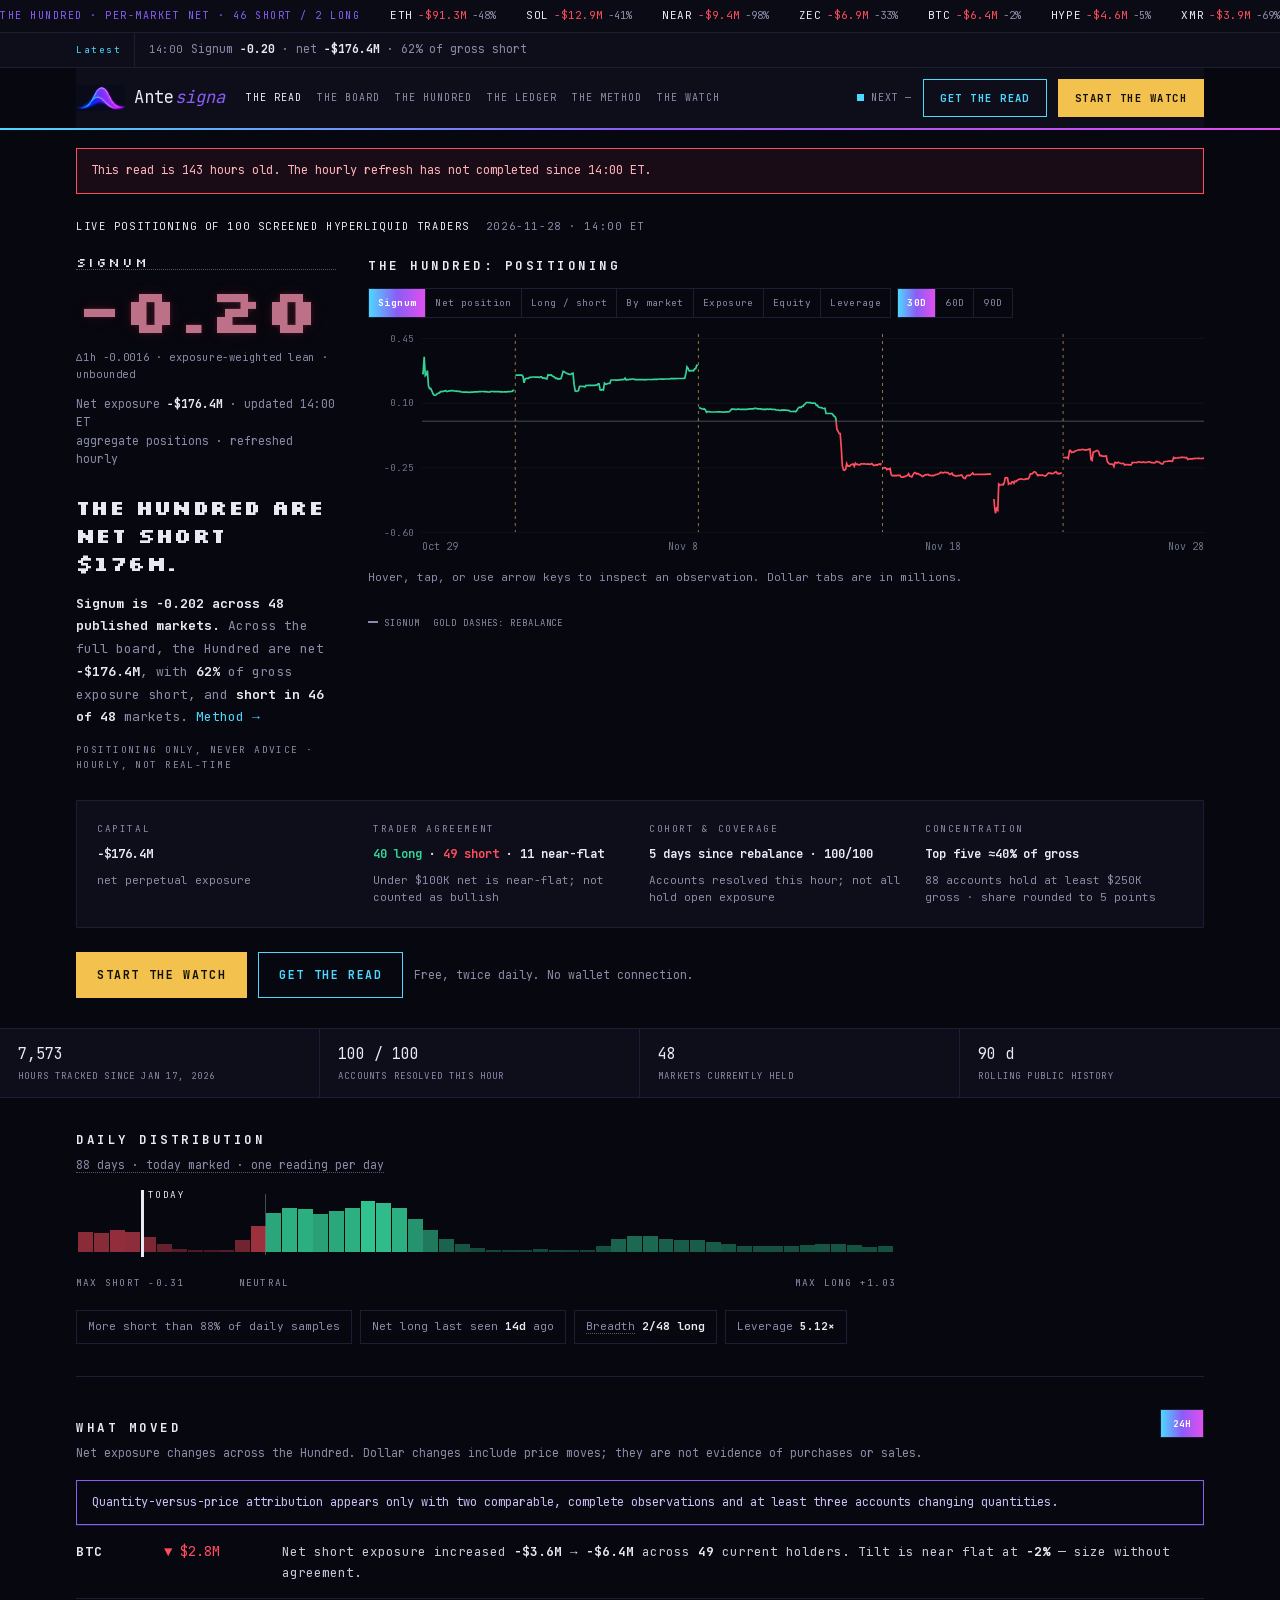
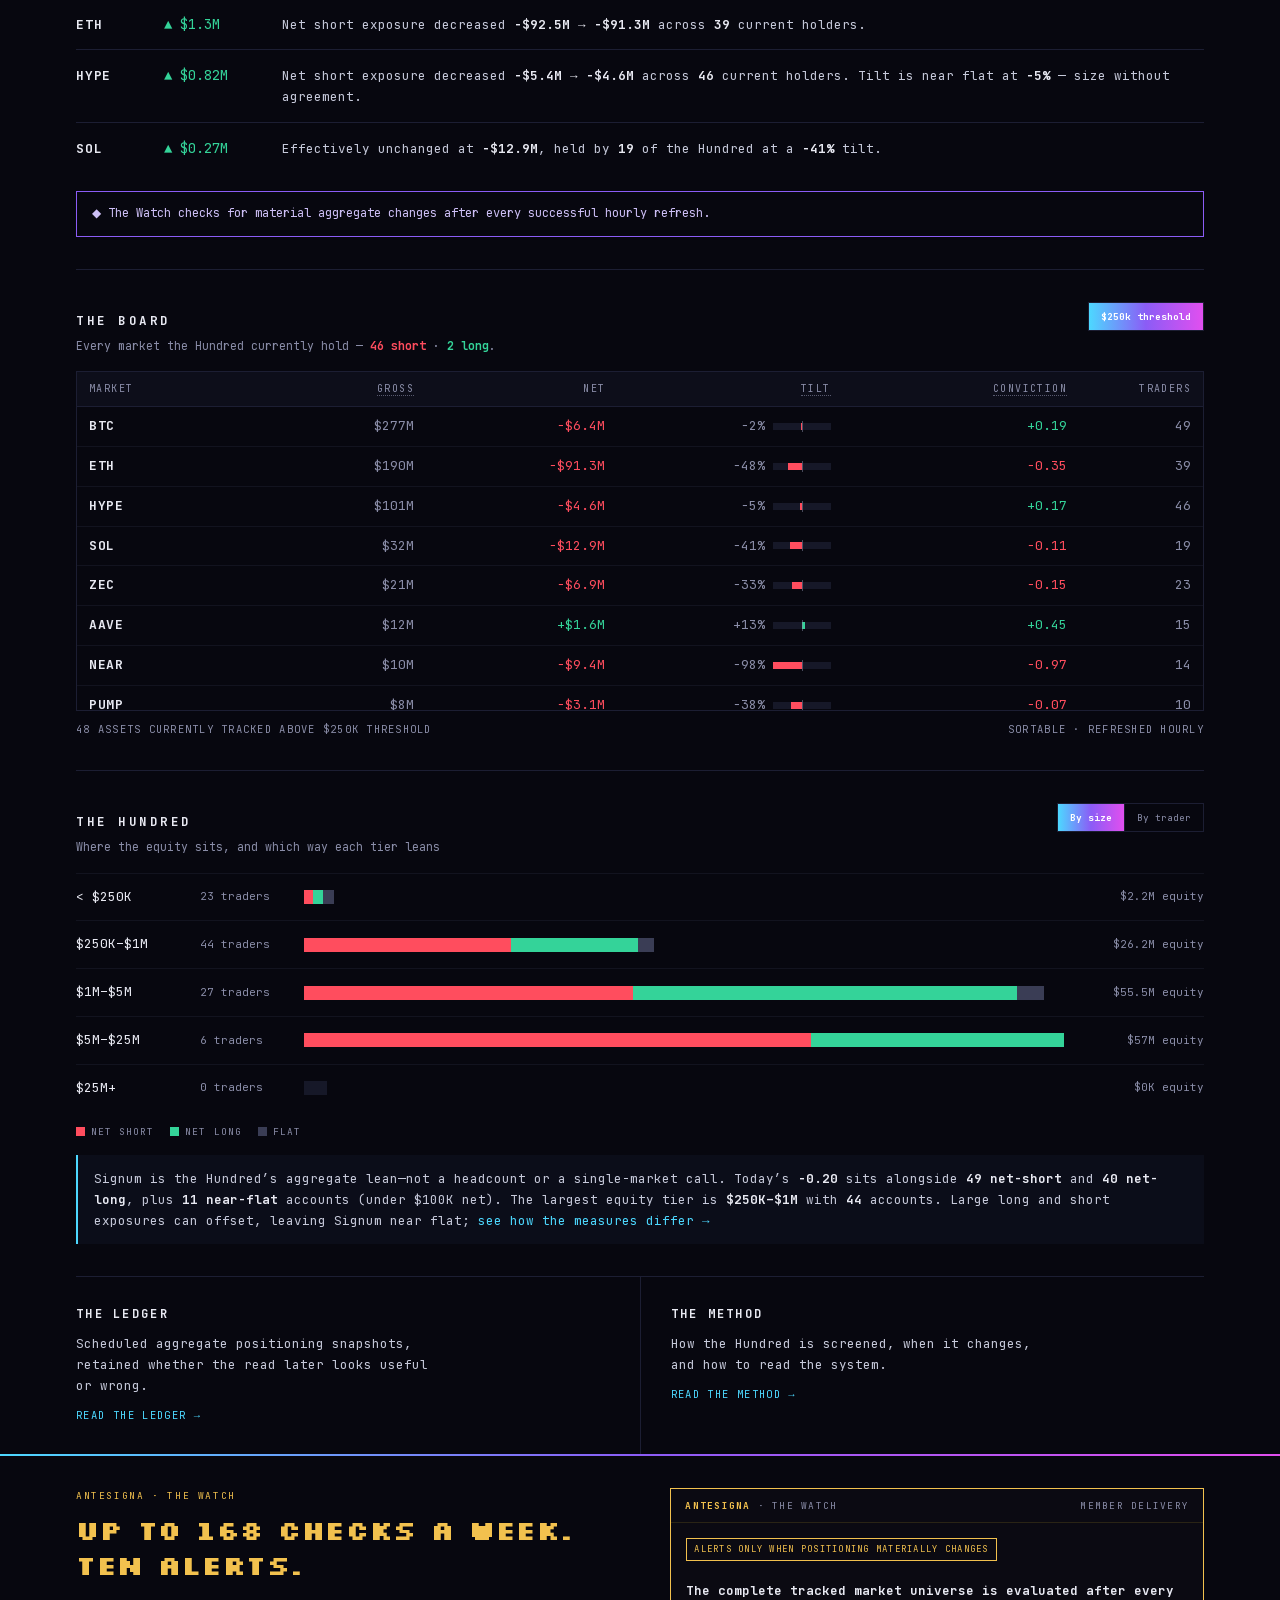
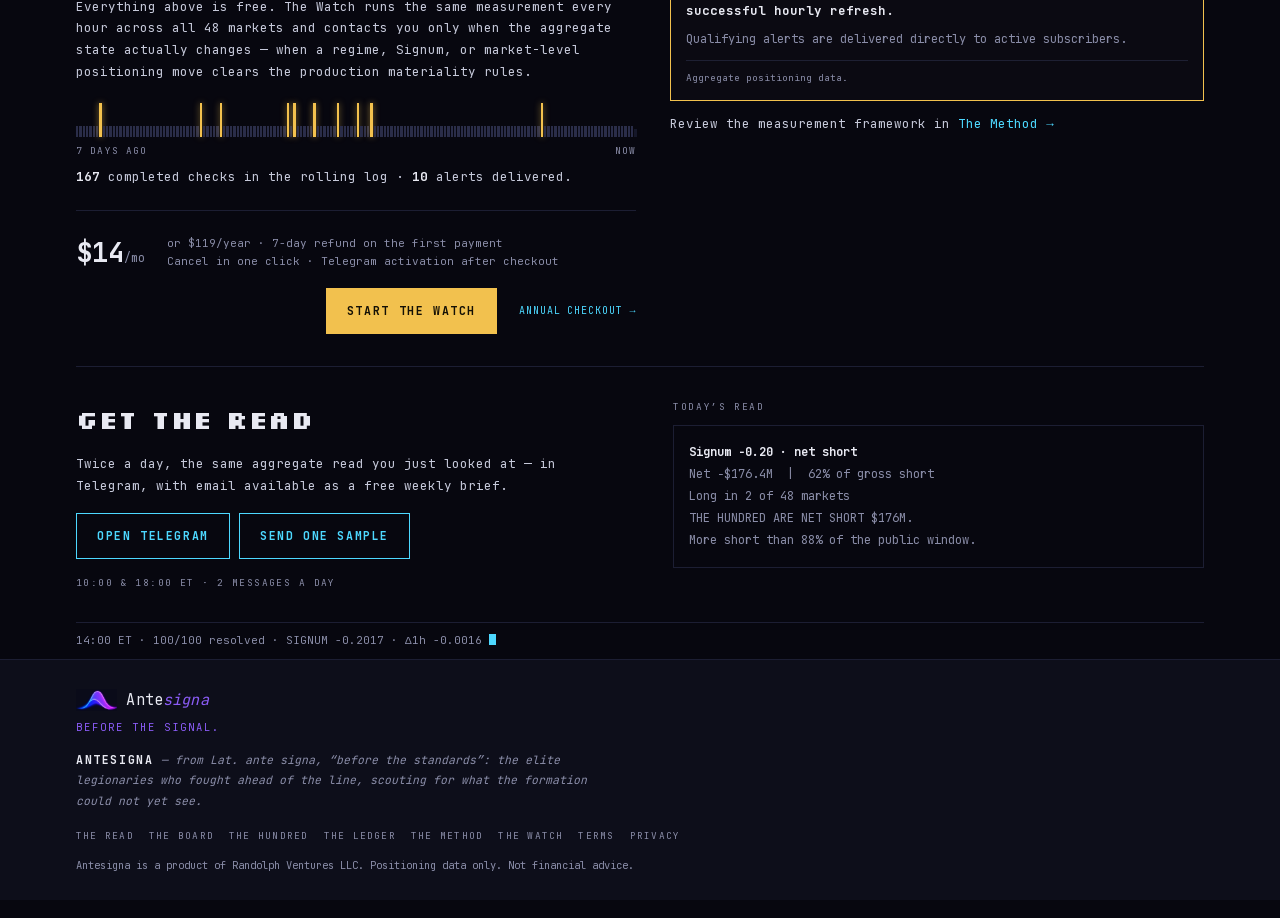
<file: index.html>
<!doctype html>
<html lang="en">
<head>
<meta charset="utf-8">
<meta name="viewport" content="width=device-width, initial-scale=1">
<title>Antesigna | Live positioning of 100 screened Hyperliquid traders</title>
<meta name="description" content="Antesigna tracks a screened cohort of 100 high-signal Hyperliquid traders and publishes their aggregate positioning every hour. Before the signal.">
<meta name="robots" content="index,follow,max-image-preview:large">
<link rel="canonical" href="https://antesigna.io/">
<meta name="theme-color" content="#07070F">

<meta property="og:type" content="website">
<meta property="og:site_name" content="Antesigna">
<meta property="og:url" content="https://antesigna.io/">
<meta property="og:title" content="Antesigna — live positioning of 100 screened Hyperliquid traders">
<meta property="og:description" content="One aggregate read of how 100 screened Hyperliquid traders are positioned, refreshed hourly. Before the signal.">
<meta property="og:image" content="https://antesigna.io/assets/img/og.jpg">
<meta name="twitter:card" content="summary_large_image">
<meta name="twitter:site" content="@Antesigna">
<meta name="twitter:title" content="Antesigna — live positioning of 100 screened Hyperliquid traders">
<meta name="twitter:description" content="One aggregate read of how 100 screened Hyperliquid traders are positioned, refreshed hourly.">
<meta name="twitter:image" content="https://antesigna.io/assets/img/og.jpg">

<link rel="icon" type="image/png" href="/assets/img/favicon.png">
<link rel="apple-touch-icon" href="/assets/img/favicon.png">
<link rel="preload" as="font" type="font/woff2" href="/assets/fonts/jetbrainsmono-400.woff2" crossorigin>
<link rel="preload" as="font" type="font/woff2" href="/assets/fonts/silkscreen-700.woff2" crossorigin>
<link rel="stylesheet" href="/assets/antesigna.css">

<script type="application/ld+json">
{
  "@context": "https://schema.org",
  "@graph": [
    {
      "@type": "Organization",
      "@id": "https://antesigna.io/#org",
      "name": "Antesigna",
      "url": "https://antesigna.io/",
      "logo": "https://antesigna.io/assets/img/og.jpg",
      "sameAs": ["https://x.com/Antesigna"],
      "parentOrganization": {"@type": "Organization", "name": "Randolph Ventures LLC"}
    },
    {
      "@type": "WebSite",
      "@id": "https://antesigna.io/#site",
      "url": "https://antesigna.io/",
      "name": "Antesigna",
      "publisher": {"@id": "https://antesigna.io/#org"}
    },
    {
      "@type": "Product",
      "name": "Antesigna — The Watch",
      "description": "Hourly monitoring of the aggregate positioning of 100 screened Hyperliquid traders, with an alert only when the aggregate state materially changes.",
      "brand": {"@id": "https://antesigna.io/#org"},
      "offers": [
        {"@type": "Offer", "price": "14.00", "priceCurrency": "USD", "name": "Monthly", "availability": "https://schema.org/InStock"},
        {"@type": "Offer", "price": "119.00", "priceCurrency": "USD", "name": "Annual", "availability": "https://schema.org/InStock"}
      ]
    },
    {
      "@type": "Dataset",
      "name": "Antesigna — aggregate Hyperliquid positioning",
      "description": "Hourly aggregate perp positioning of a screened cohort of 100 Hyperliquid traders: Signum, per-market net exposure, tilt, conviction and trader counts.",
      "creator": {"@id": "https://antesigna.io/#org"},
      "isAccessibleForFree": true
    }
  ]
}
</script>
</head>
<body>
<a class="skip" href="#app">Skip to the read</a>

<!-- The static introduction is indexable and is replaced with the current
     live read after the wallet-safe public JSON has loaded. -->
<main id="app" aria-busy="true">
  <div class="wrap"><section class="hero preload-shell">
    <div class="eyeb"><span class="id">Live positioning of 100 screened Hyperliquid traders</span><span class="n">Refreshed hourly</span></div>
    <h1 class="product-title">Antesigna — live positioning of 100 screened Hyperliquid traders</h1>
    <h2 class="headline">See how the Hundred are positioned.</h2>
    <p class="sub">Antesigna compresses the aggregate long and short exposure of 100 screened traders into one directional read, then shows the markets, breadth, leverage, and history behind it.</p>
    <p class="lore"><b>ante signa</b> — “before the standards.” A top-down view of the formation, before the signal.</p>
    <div class="cta"><a class="btn b-ghost btn-lg" href="/method/">Read the method</a><a class="btn b-ghost btn-lg" href="/ledger/">Audit the ledger</a></div>
  </section></div>
</main>

<noscript>
  <div class="wrap" style="padding:40px 26px">
    <h1 class="px" style="font-size:20px">Antesigna</h1>
    <p style="margin-top:14px;color:#8A8DA8;max-width:60ch;line-height:1.8">
      Live positioning of 100 screened Hyperliquid traders, refreshed hourly.
      The read needs JavaScript to draw. The underlying data is public JSON:
      <a href="data/index_latest.json">index_latest.json</a> and
      <a href="data/history.json">history.json</a>.
    </p>
  </div>
</noscript>

<script src="/assets/config.js"></script>
<script src="/assets/read_logic.js"></script>
<script src="/assets/antesigna.js"></script>
</body>
</html>
</file>
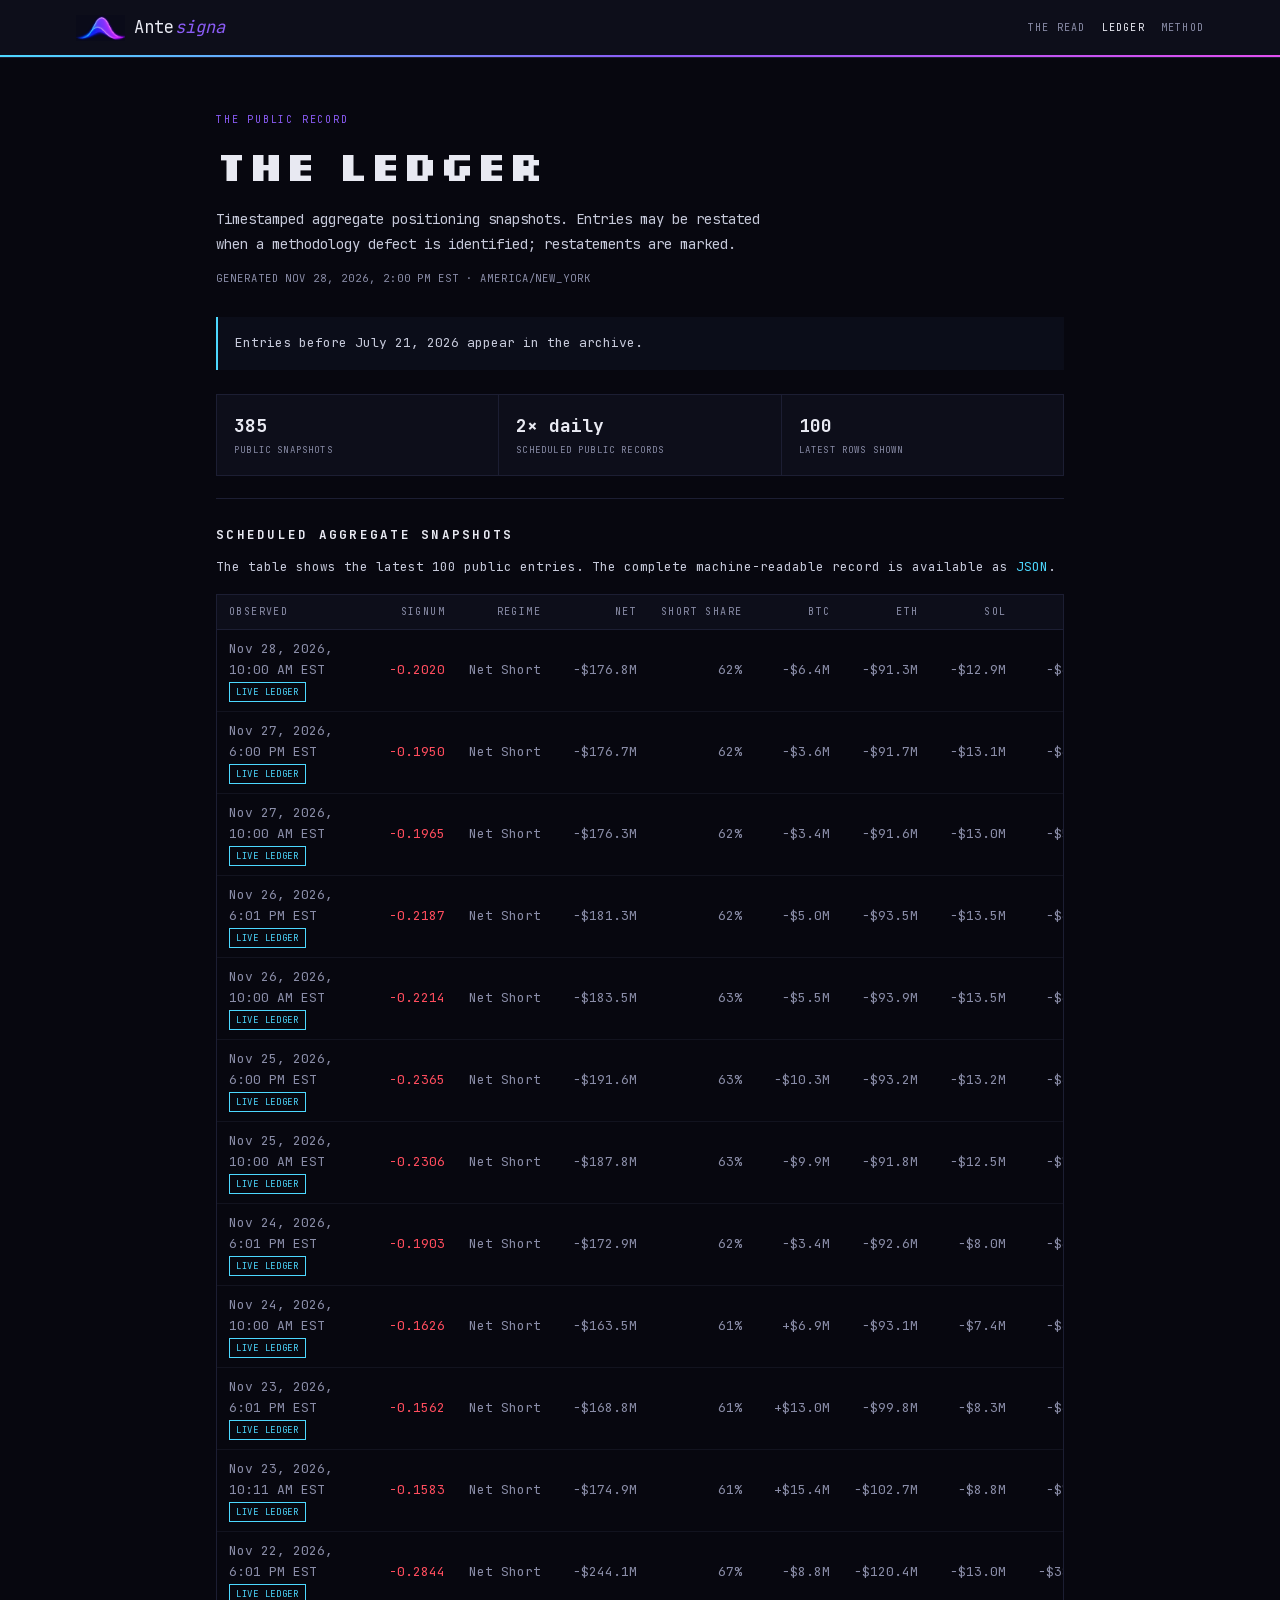
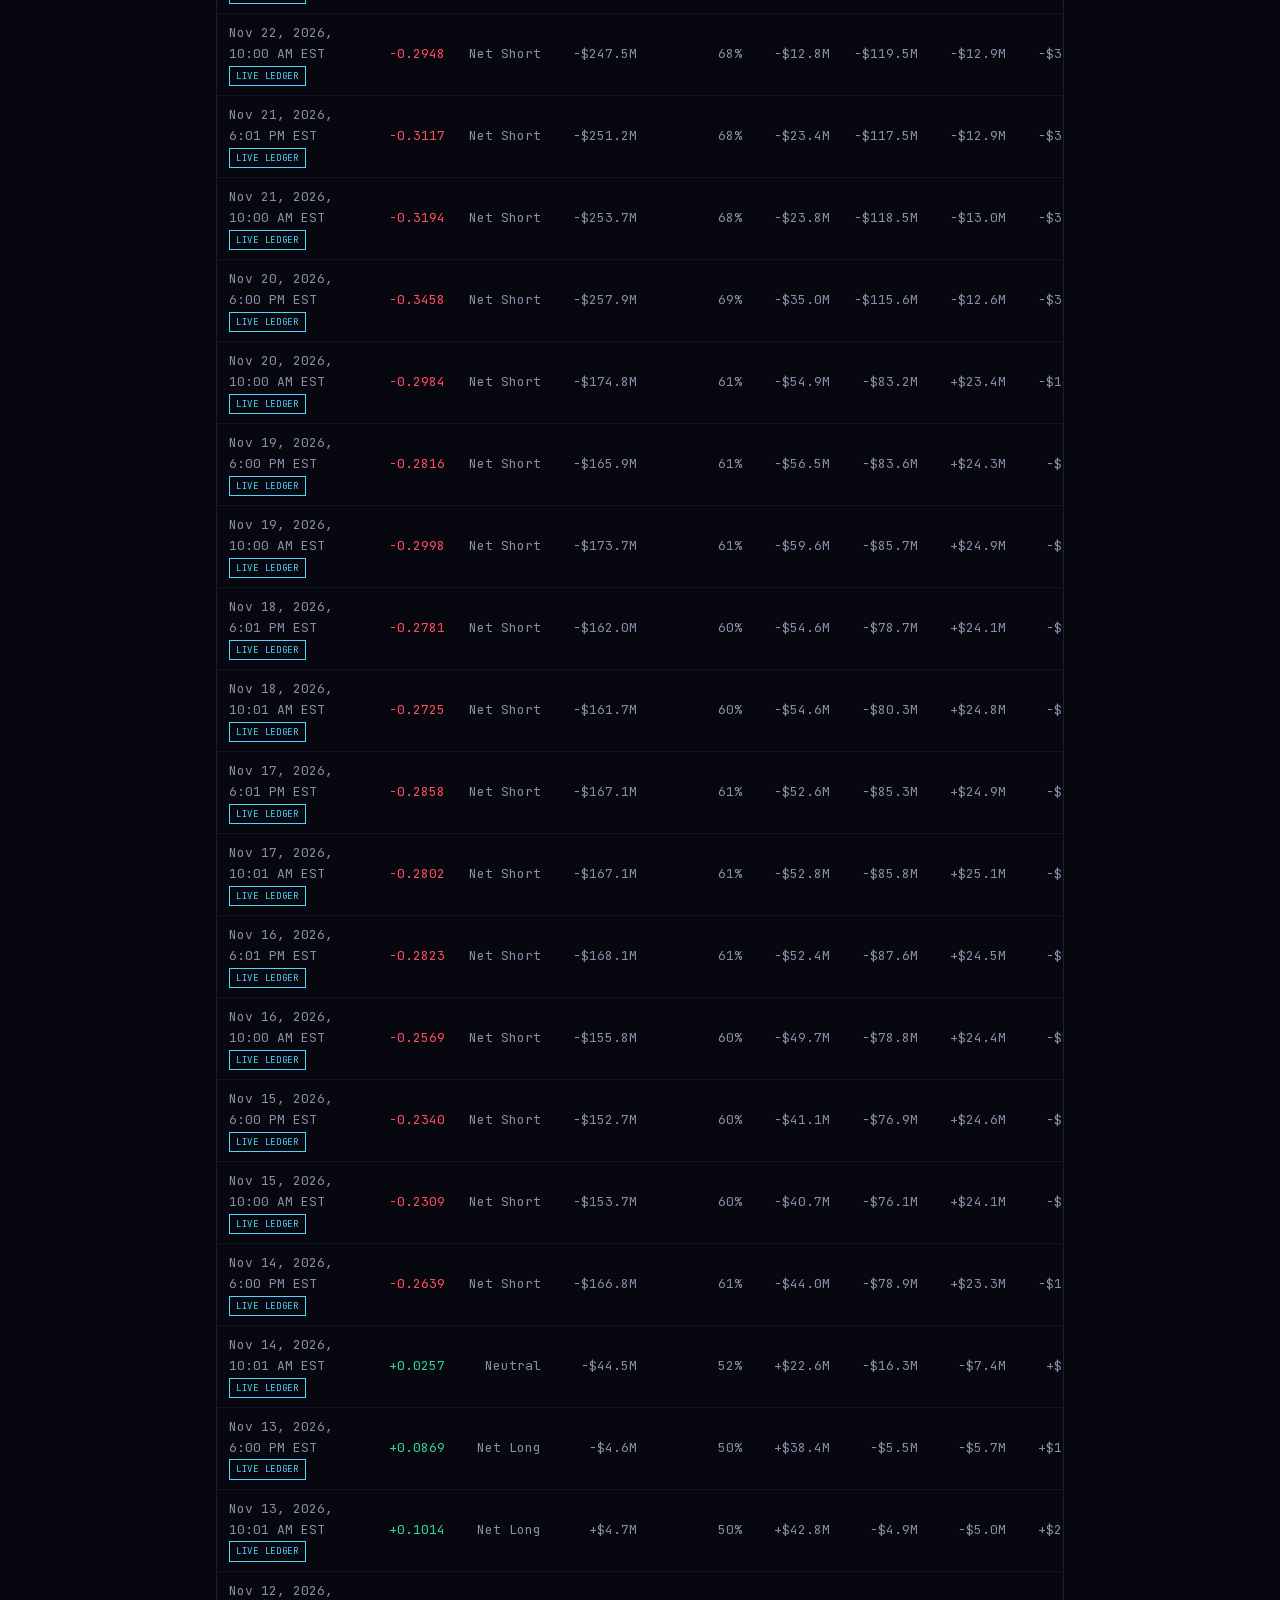
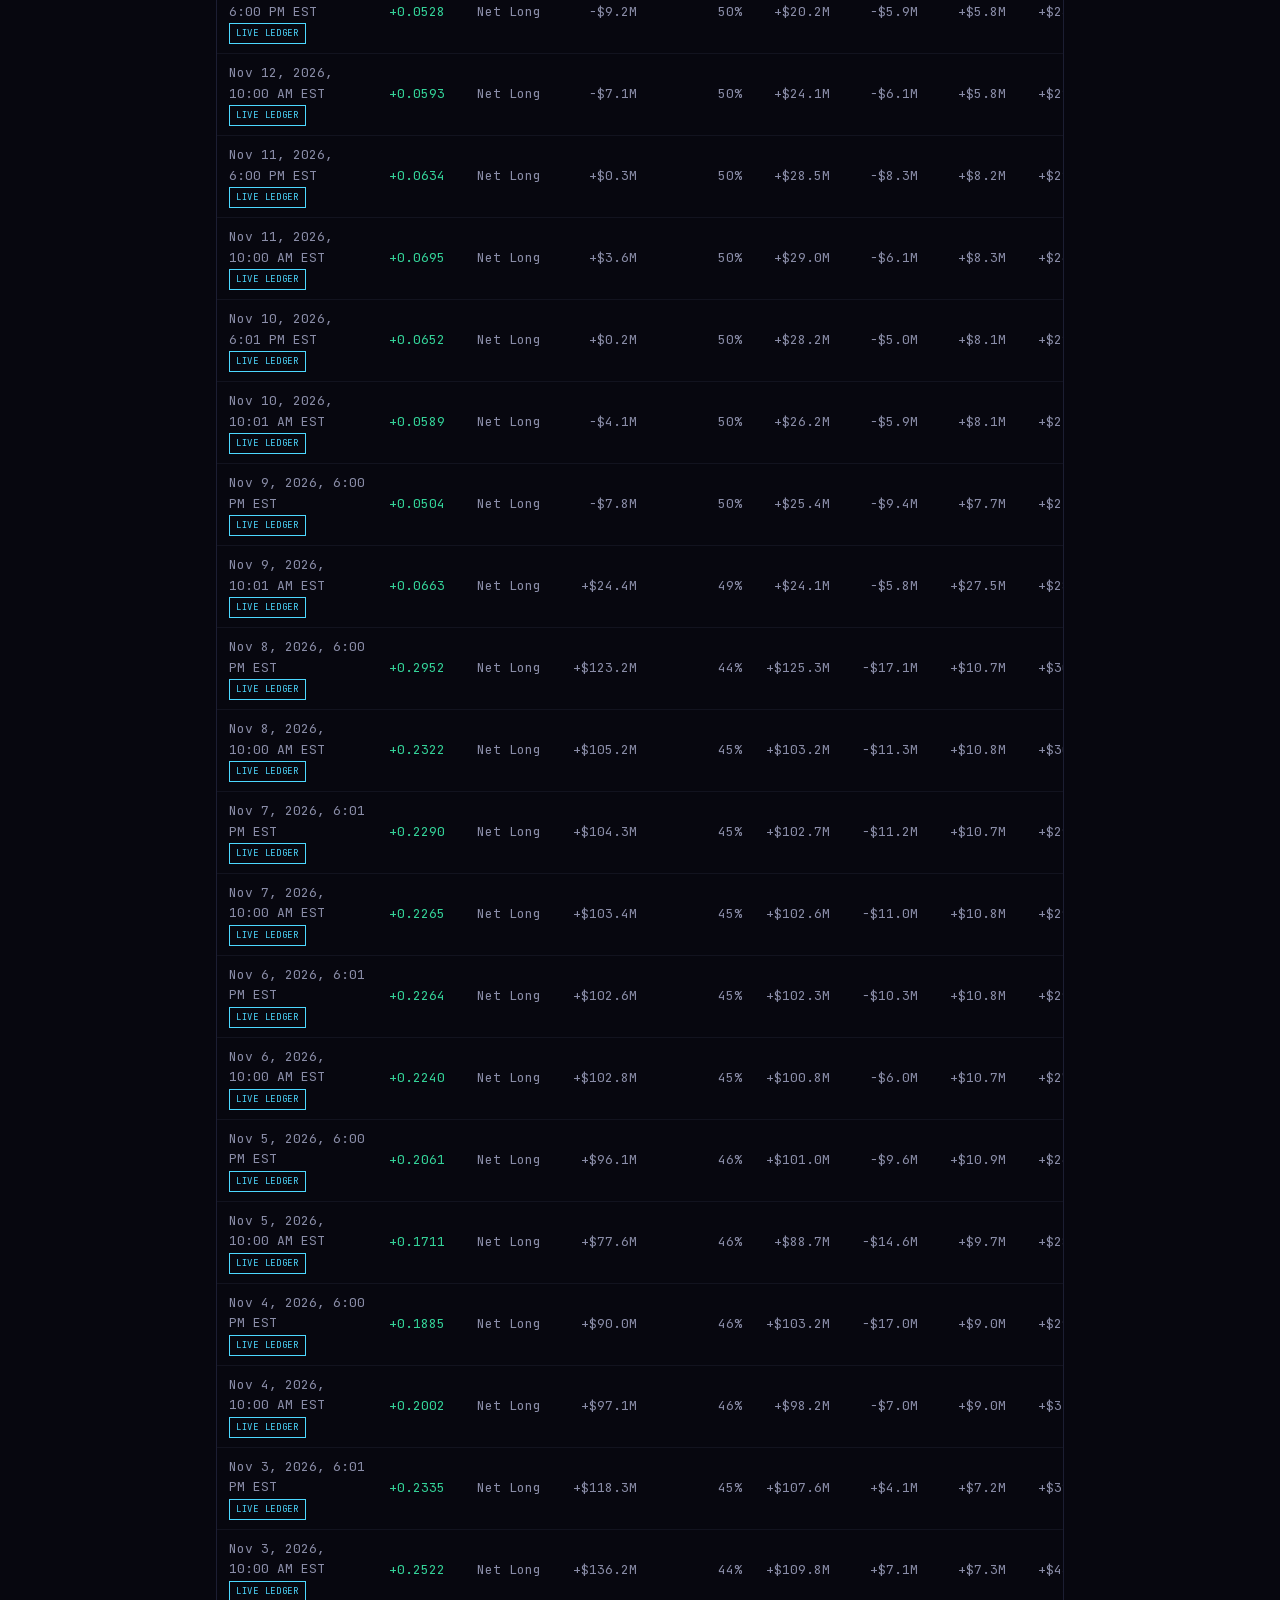
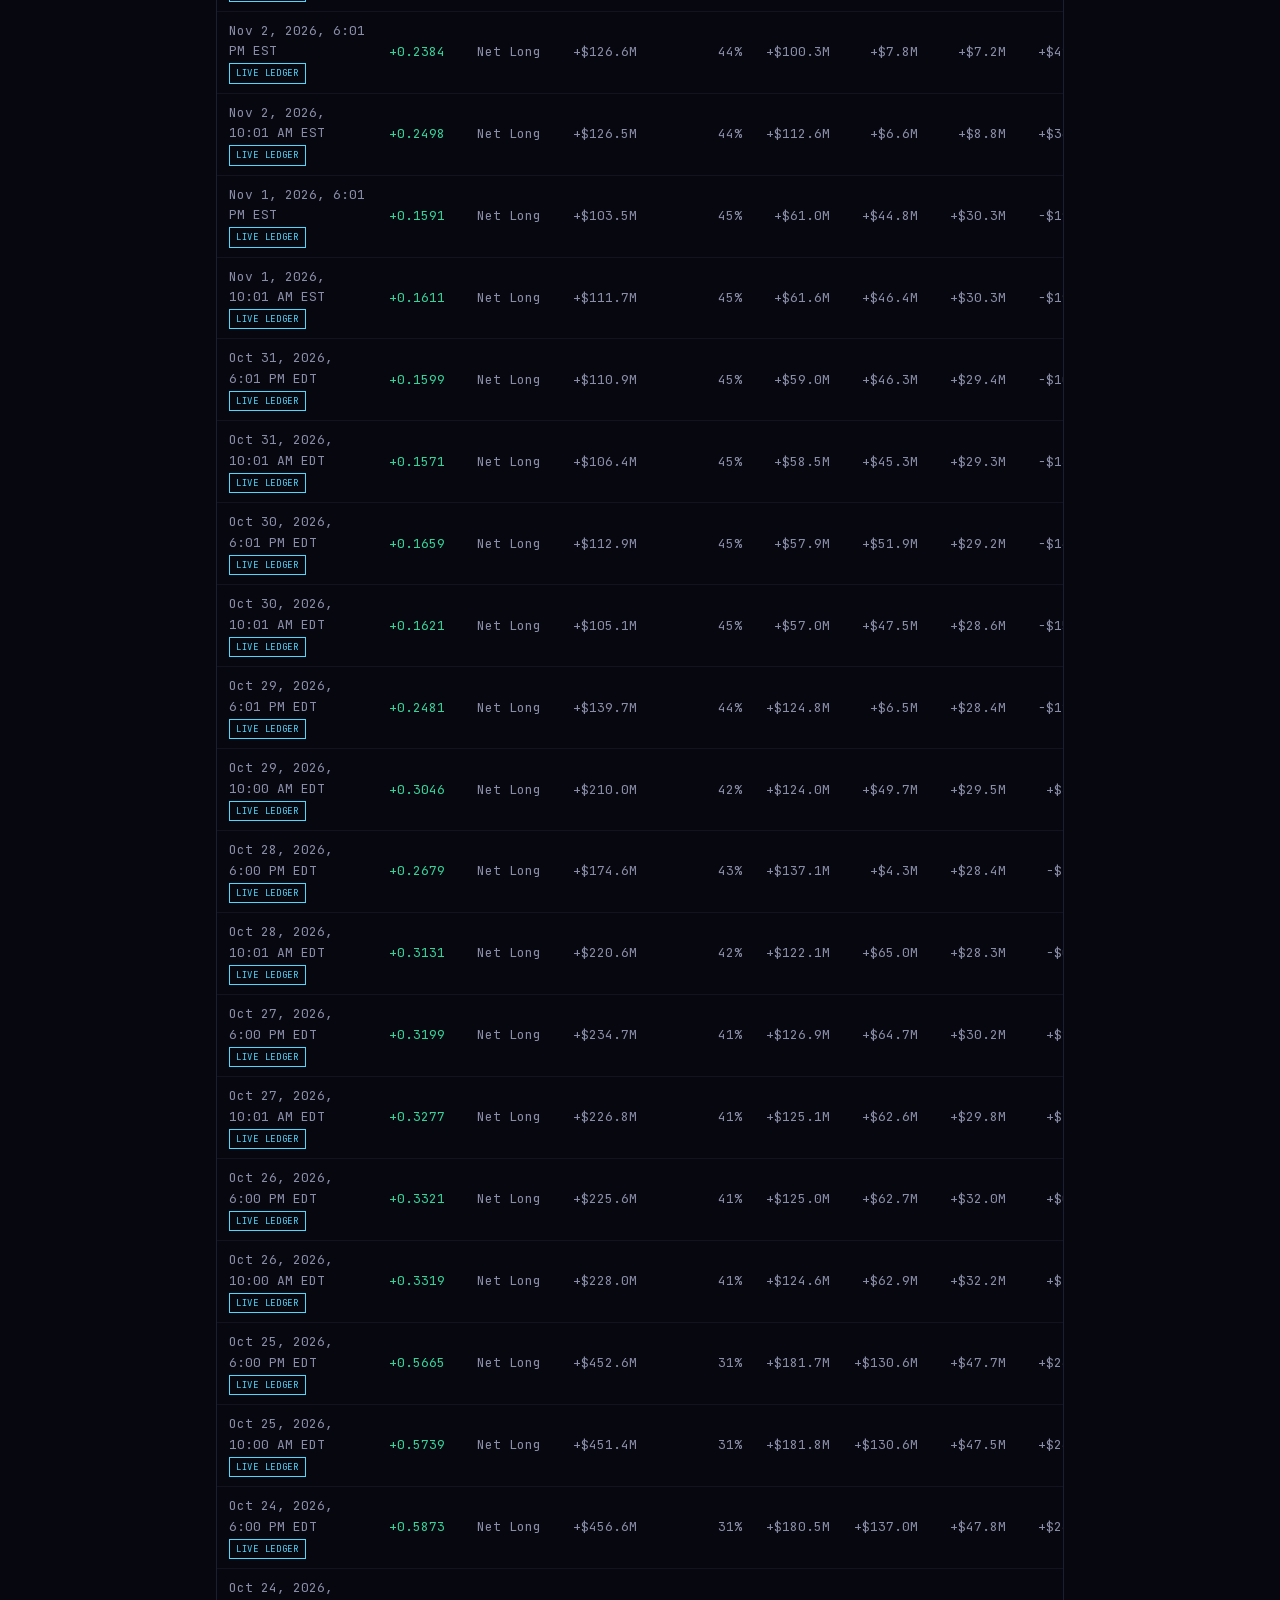
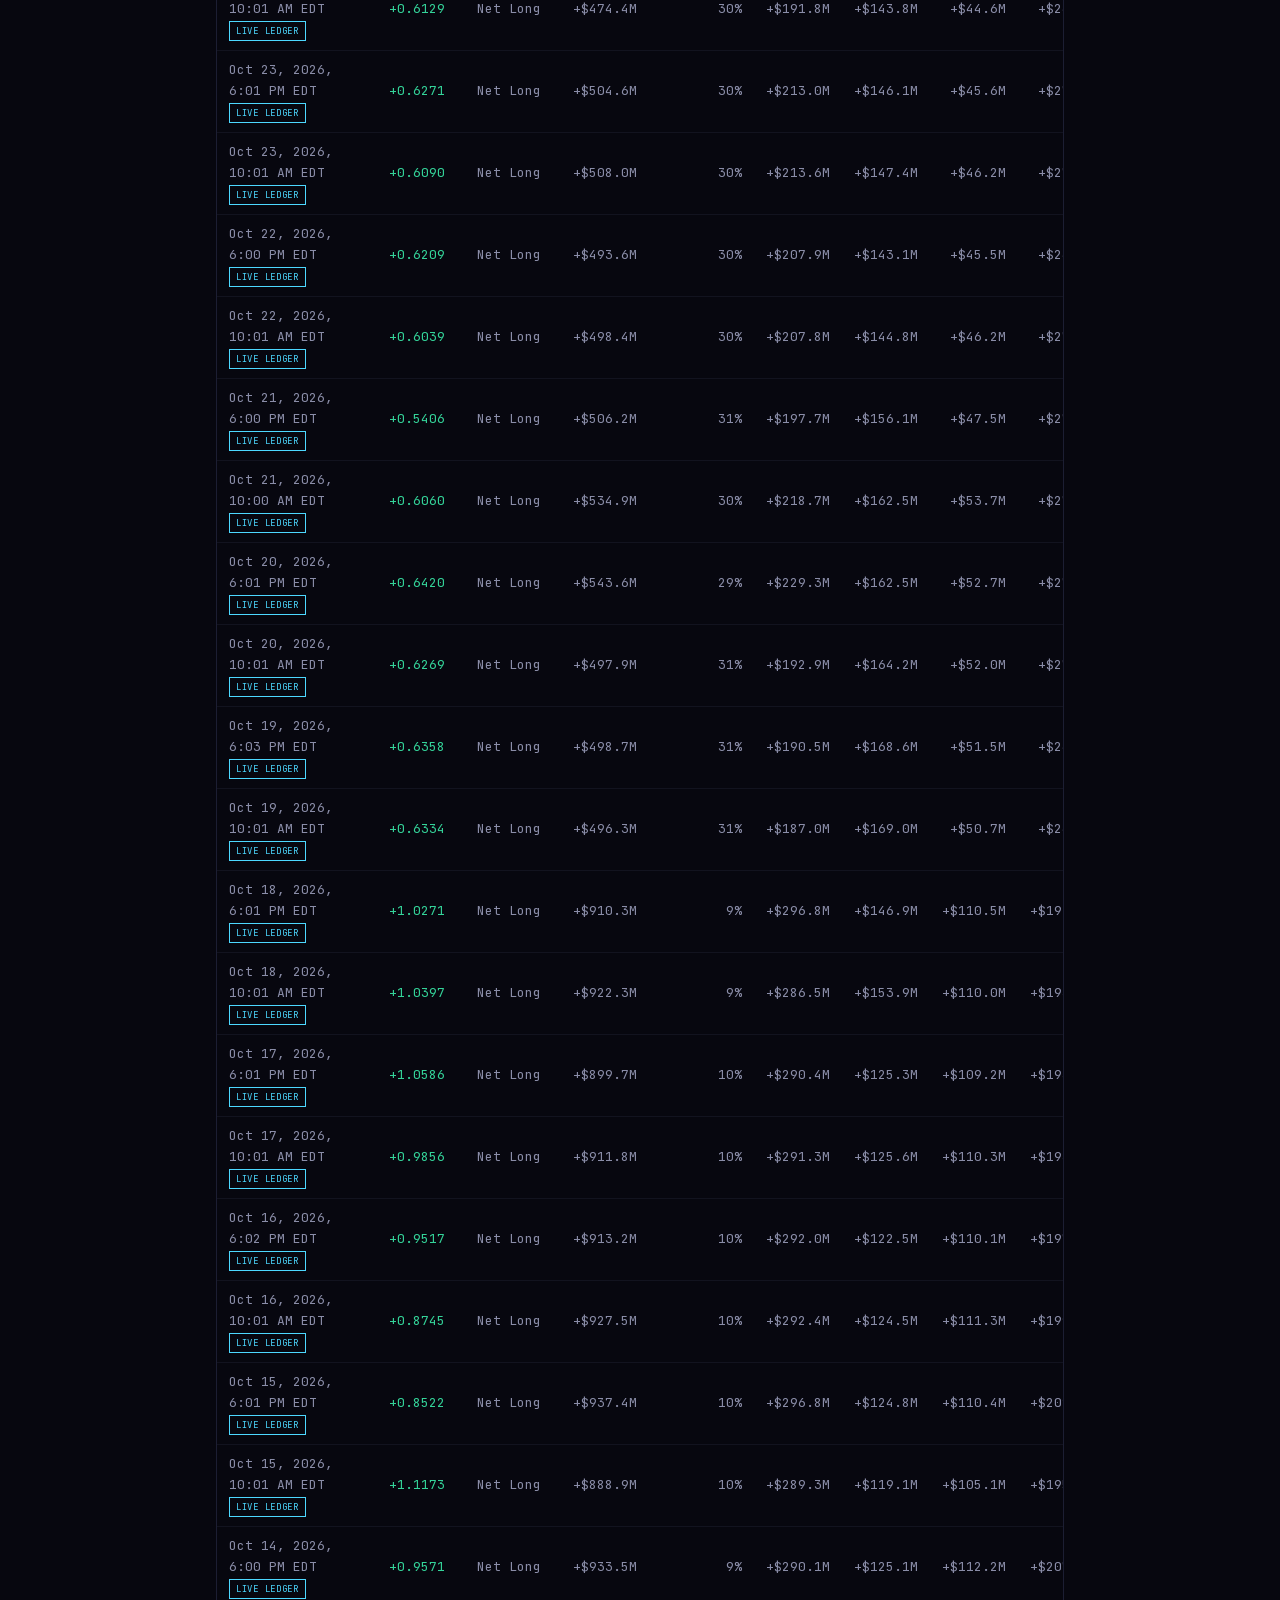
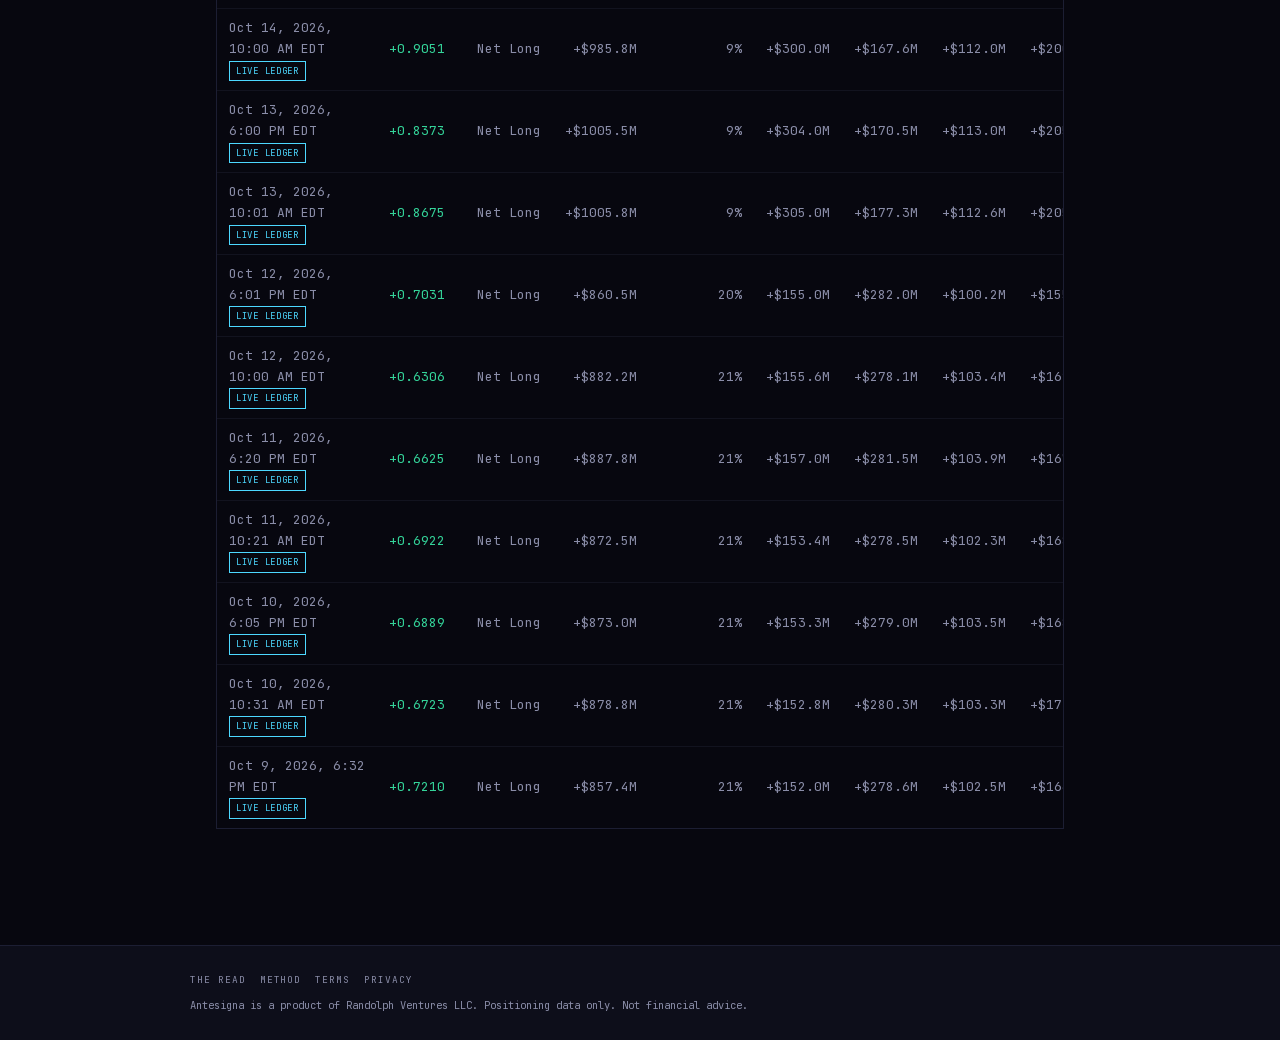
<file: ledger/index.html>
<!doctype html>
<html lang="en">
<head>
  <meta charset="utf-8">
  <meta name="viewport" content="width=device-width, initial-scale=1">
  <title>The Ledger — Antesigna</title>
  <meta name="description" content="The public, timestamped record of Antesigna aggregate positioning snapshots.">
  <link rel="canonical" href="https://antesigna.io/ledger/">
  <meta property="og:type" content="website">
  <meta property="og:title" content="The Ledger — Antesigna">
  <meta property="og:description" content="Scheduled aggregate positioning snapshots, retained whether the read later looks useful or wrong.">
  <meta property="og:image" content="https://antesigna.io/assets/img/og.jpg">
  <link rel="icon" type="image/png" href="/assets/img/favicon.png">
  <link rel="stylesheet" href="/assets/antesigna.css">
  <link rel="stylesheet" href="/assets/page.css">
</head>
<body class="page-shell">
  <a class="skip" href="#content">Skip to the Ledger</a>
  <header class="page-head"><div class="wrap"><nav class="nav" aria-label="Primary">
    <a class="brand" href="/"><img src="/assets/img/mark.webp" alt="" width="130" height="69"><span class="bname">Ante<i>signa</i></span></a>
    <div class="page-links"><a href="/">The Read</a><a href="/ledger/" aria-current="page">Ledger</a><a href="/method/">Method</a></div>
  </nav></div><div class="rail"></div></header>
  <main class="page-main" id="content">
    <div class="page-kicker">The public record</div>
    <h1>The Ledger</h1>
    <p class="page-lede">Timestamped aggregate positioning snapshots. Entries may be restated when a methodology defect is identified; restatements are marked.</p>
    <div class="page-meta">Generated <span id="ledgerGenerated">loading…</span> · America/New_York</div>

    <div class="page-callout">Entries before July 21, 2026 appear in the archive.</div>

    <div class="page-grid" aria-live="polite">
      <div class="page-stat"><strong id="snapshotCount">—</strong><span>public snapshots</span></div>
      <div class="page-stat"><strong>2× daily</strong><span>scheduled public records</span></div>
      <div class="page-stat"><strong>100</strong><span>latest rows shown</span></div>
    </div>

    <section class="page-section">
      <h2>Scheduled aggregate snapshots</h2>
      <p>The table shows the latest 100 public entries. The complete machine-readable record is available as <a href="/data/proof_ledger.json">JSON</a>.</p>
      <div class="ledger-table" style="margin-top:16px">
        <table>
          <thead><tr><th>Observed</th><th>Signum</th><th>Regime</th><th>Net</th><th>Short share</th><th>BTC</th><th>ETH</th><th>SOL</th><th>HYPE</th></tr></thead>
          <tbody id="snapshotRows"><tr><td colspan="9">Loading the public Ledger…</td></tr></tbody>
        </table>
      </div>
    </section>
  </main>
  <footer class="page-foot"><div class="inner"><nav><a href="/">The Read</a><a href="/method/">Method</a><a href="/terms/">Terms</a><a href="/privacy/">Privacy</a></nav>Antesigna is a product of Randolph Ventures LLC. Positioning data only. Not financial advice.</div></footer>
  <script src="/assets/page.js"></script>
</body>
</html>
</file>
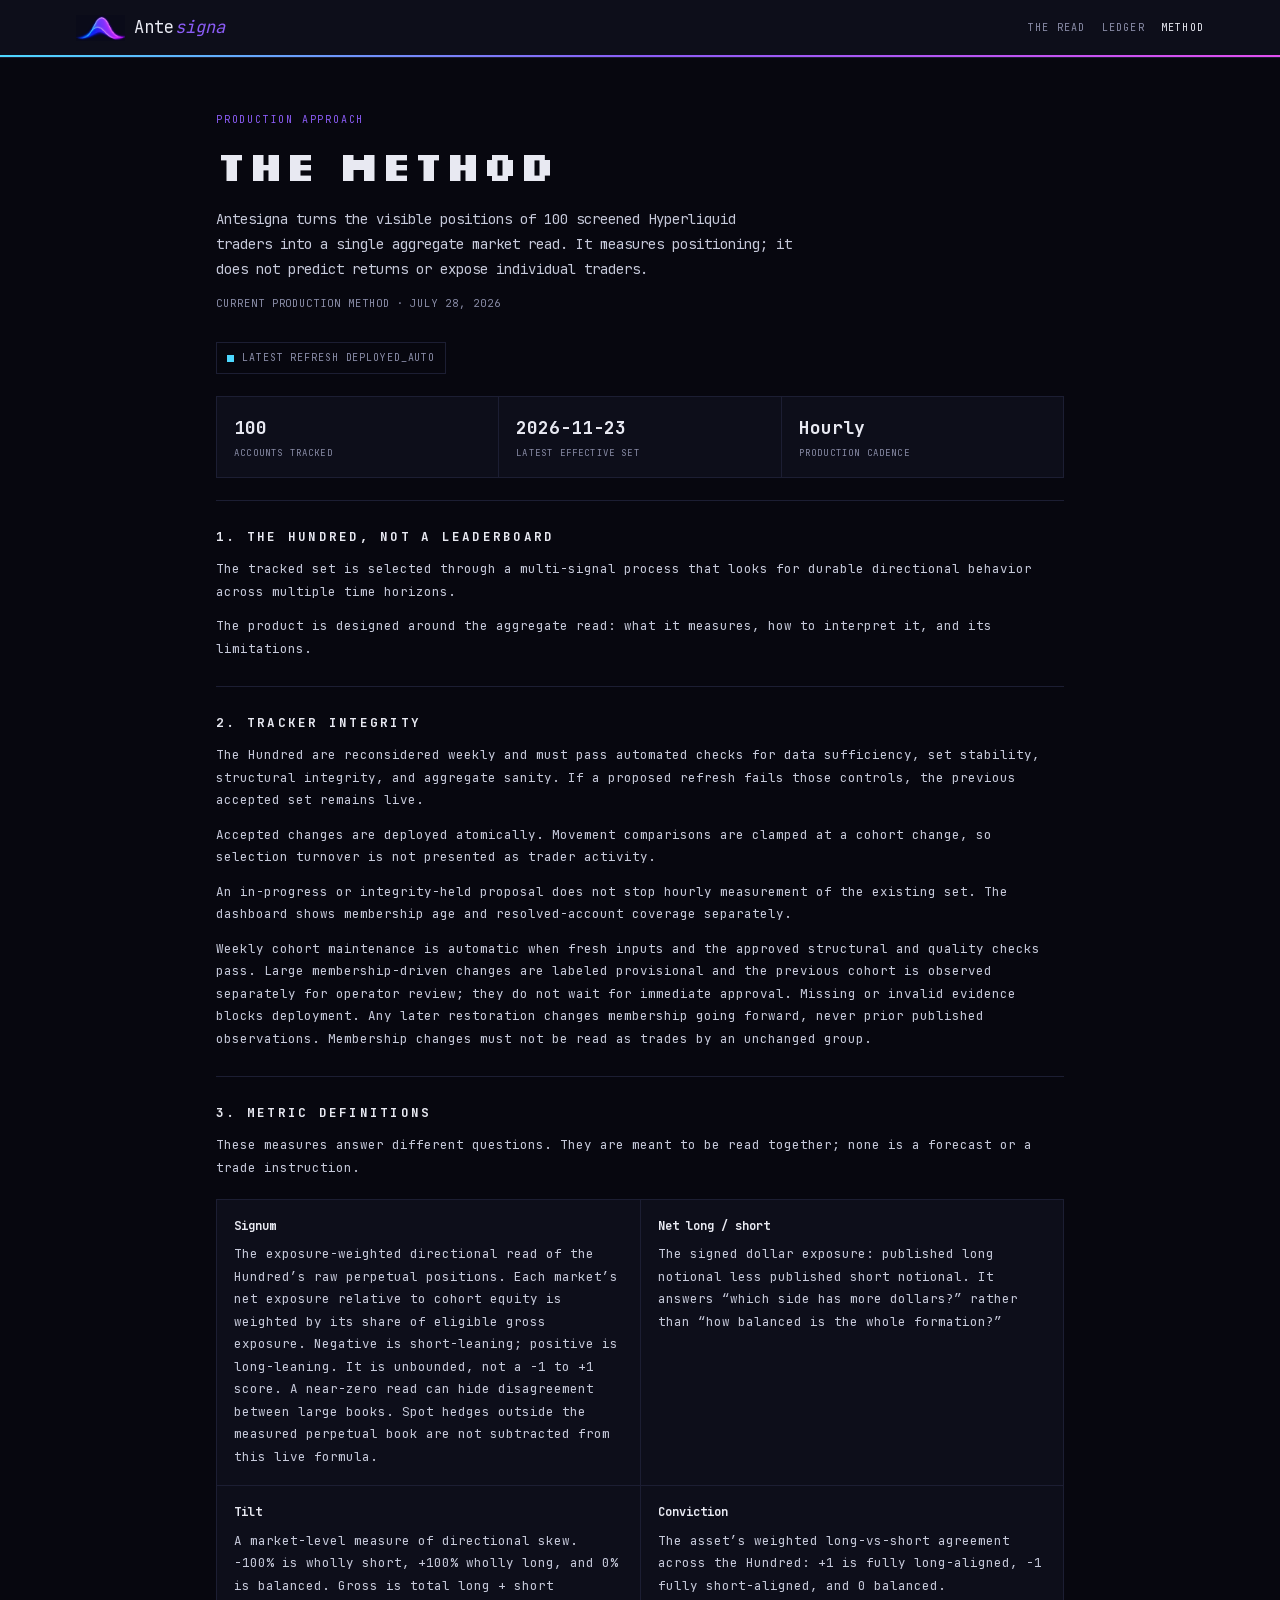
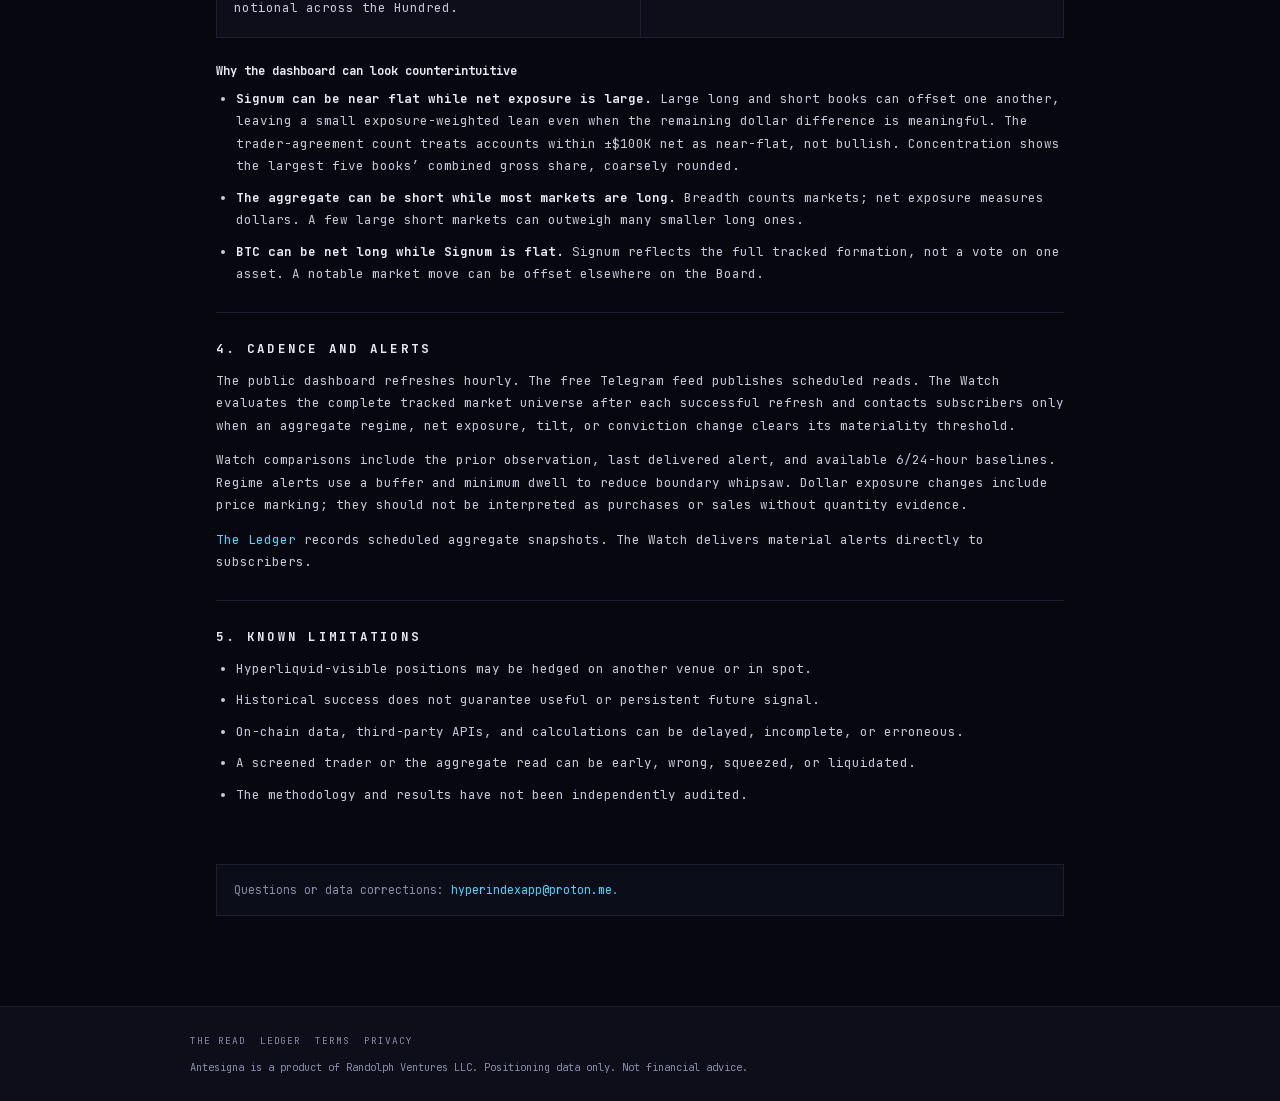
<file: method/index.html>
<!doctype html>
<html lang="en">
<head>
  <meta charset="utf-8">
  <meta name="viewport" content="width=device-width, initial-scale=1">
  <title>The Method — Antesigna</title>
  <meta name="description" content="What Antesigna measures, how the Hundred are maintained, and how to interpret Signum and Watch alerts.">
  <link rel="canonical" href="https://antesigna.io/method/">
  <meta property="og:type" content="article">
  <meta property="og:title" content="The Method — Antesigna">
  <meta property="og:description" content="The production approach, metric definitions, integrity controls, and known limitations.">
  <meta property="og:image" content="https://antesigna.io/assets/img/og.jpg">
  <link rel="icon" type="image/png" href="/assets/img/favicon.png">
  <link rel="stylesheet" href="/assets/antesigna.css">
  <link rel="stylesheet" href="/assets/page.css">
</head>
<body class="page-shell">
  <a class="skip" href="#content">Skip to the Method</a>
  <header class="page-head"><div class="wrap"><nav class="nav" aria-label="Primary">
    <a class="brand" href="/"><img src="/assets/img/mark.webp" alt="" width="130" height="69"><span class="bname">Ante<i>signa</i></span></a>
    <div class="page-links"><a href="/">The Read</a><a href="/ledger/">Ledger</a><a href="/method/" aria-current="page">Method</a></div>
  </nav></div><div class="rail"></div></header>
  <main class="page-main" id="content">
    <div class="page-kicker">Production approach</div>
    <h1>The Method</h1>
    <p class="page-lede">Antesigna turns the visible positions of 100 screened Hyperliquid traders into a single aggregate market read. It measures positioning; it does not predict returns or expose individual traders.</p>
    <div class="page-meta">Current production method · July 28, 2026</div>
    <div class="status" id="cohortStatus" aria-live="polite"><i></i> Loading tracker status</div>
    <div class="page-grid">
      <div class="page-stat"><strong id="cohortSize">—</strong><span>accounts tracked</span></div>
      <div class="page-stat"><strong id="cohortDate">—</strong><span>latest effective set</span></div>
      <div class="page-stat"><strong>Hourly</strong><span>production cadence</span></div>
    </div>

    <section class="page-section">
      <h2>1. The Hundred, not a leaderboard</h2>
      <p>The tracked set is selected through a multi-signal process that looks for durable directional behavior across multiple time horizons.</p>
      <p>The product is designed around the aggregate read: what it measures, how to interpret it, and its limitations.</p>
    </section>

    <section class="page-section">
      <h2>2. Tracker integrity</h2>
      <p>The Hundred are reconsidered weekly and must pass automated checks for data sufficiency, set stability, structural integrity, and aggregate sanity. If a proposed refresh fails those controls, the previous accepted set remains live.</p>
      <p>Accepted changes are deployed atomically. Movement comparisons are clamped at a cohort change, so selection turnover is not presented as trader activity.</p>
      <p>An in-progress or integrity-held proposal does not stop hourly measurement of the existing set. The dashboard shows membership age and resolved-account coverage separately.</p>
      <p>Weekly cohort maintenance is automatic when fresh inputs and the approved structural and quality checks pass. Large membership-driven changes are labeled provisional and the previous cohort is observed separately for operator review; they do not wait for immediate approval. Missing or invalid evidence blocks deployment. Any later restoration changes membership going forward, never prior published observations. Membership changes must not be read as trades by an unchanged group.</p>
    </section>

    <section class="page-section">
      <h2>3. Metric definitions</h2>
      <p>These measures answer different questions. They are meant to be read together; none is a forecast or a trade instruction.</p>
      <div class="metric-grid">
        <div class="metric-card"><h3>Signum</h3><p>The exposure-weighted directional read of the Hundred’s raw perpetual positions. Each market’s net exposure relative to cohort equity is weighted by its share of eligible gross exposure. Negative is short-leaning; positive is long-leaning. It is unbounded, not a −1 to +1 score. A near-zero read can hide disagreement between large books. Spot hedges outside the measured perpetual book are not subtracted from this live formula.</p></div>
        <div class="metric-card"><h3>Net long / short</h3><p>The signed dollar exposure: published long notional less published short notional. It answers “which side has more dollars?” rather than “how balanced is the whole formation?”</p></div>
        <div class="metric-card"><h3>Tilt</h3><p>A market-level measure of directional skew. −100% is wholly short, +100% wholly long, and 0% is balanced. Gross is total long + short notional across the Hundred.</p></div>
        <div class="metric-card"><h3>Conviction</h3><p>The asset’s weighted long-vs-short agreement across the Hundred: +1 is fully long-aligned, −1 fully short-aligned, and 0 balanced.</p></div>
      </div>
      <h3>Why the dashboard can look counterintuitive</h3>
      <ul class="metric-examples">
        <li><strong>Signum can be near flat while net exposure is large.</strong> Large long and short books can offset one another, leaving a small exposure-weighted lean even when the remaining dollar difference is meaningful. The trader-agreement count treats accounts within ±$100K net as near-flat, not bullish. Concentration shows the largest five books’ combined gross share, coarsely rounded.</li>
        <li><strong>The aggregate can be short while most markets are long.</strong> Breadth counts markets; net exposure measures dollars. A few large short markets can outweigh many smaller long ones.</li>
        <li><strong>BTC can be net long while Signum is flat.</strong> Signum reflects the full tracked formation, not a vote on one asset. A notable market move can be offset elsewhere on the Board.</li>
      </ul>
    </section>

    <section class="page-section">
      <h2>4. Cadence and alerts</h2>
      <p>The public dashboard refreshes hourly. The free Telegram feed publishes scheduled reads. The Watch evaluates the complete tracked market universe after each successful refresh and contacts subscribers only when an aggregate regime, net exposure, tilt, or conviction change clears its materiality threshold.</p>
      <p>Watch comparisons include the prior observation, last delivered alert, and available 6/24-hour baselines. Regime alerts use a buffer and minimum dwell to reduce boundary whipsaw. Dollar exposure changes include price marking; they should not be interpreted as purchases or sales without quantity evidence.</p>
      <p><a href="/ledger/">The Ledger</a> records scheduled aggregate snapshots. The Watch delivers material alerts directly to subscribers.</p>
    </section>

    <section class="page-section">
      <h2>5. Known limitations</h2>
      <ul>
        <li>Hyperliquid-visible positions may be hedged on another venue or in spot.</li>
        <li>Historical success does not guarantee useful or persistent future signal.</li>
        <li>On-chain data, third-party APIs, and calculations can be delayed, incomplete, or erroneous.</li>
        <li>A screened trader or the aggregate read can be early, wrong, squeezed, or liquidated.</li>
        <li>The methodology and results have not been independently audited.</li>
      </ul>
    </section>
    <div class="legal-note">Questions or data corrections: <a href="mailto:hyperindexapp@proton.me?subject=Antesigna%20method">hyperindexapp@proton.me</a>.</div>
  </main>
  <footer class="page-foot"><div class="inner"><nav><a href="/">The Read</a><a href="/ledger/">Ledger</a><a href="/terms/">Terms</a><a href="/privacy/">Privacy</a></nav>Antesigna is a product of Randolph Ventures LLC. Positioning data only. Not financial advice.</div></footer>
  <script src="/assets/page.js"></script>
</body>
</html>
</file>
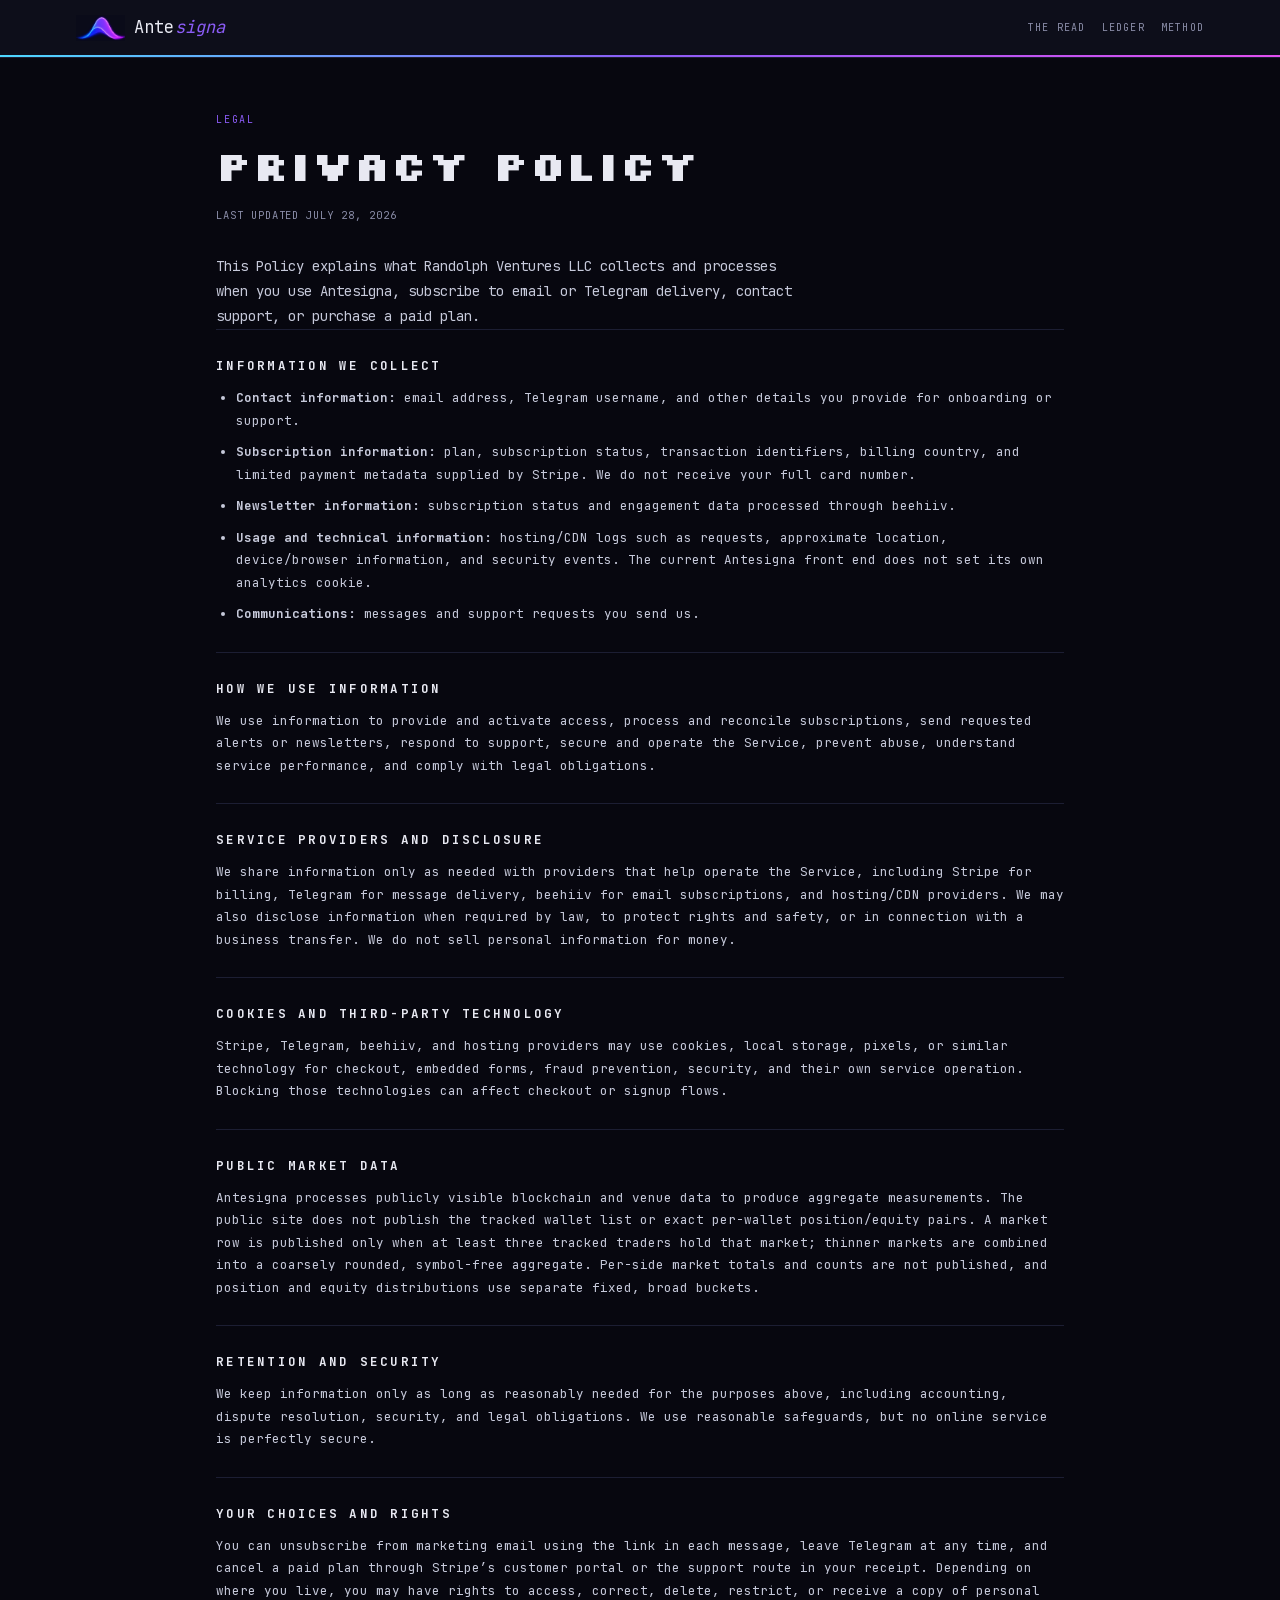
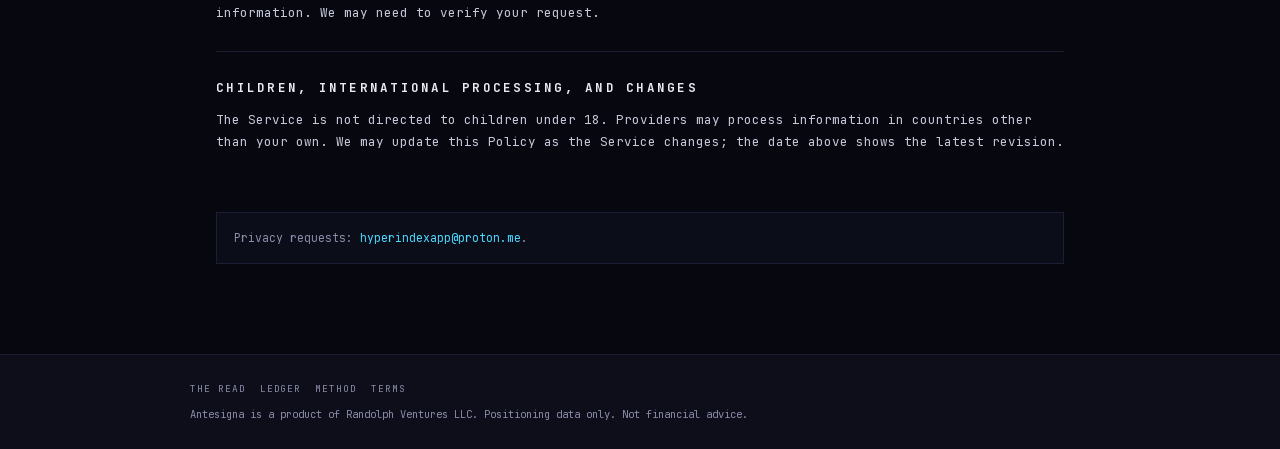
<file: privacy/index.html>
<!doctype html>
<html lang="en">
<head>
  <meta charset="utf-8">
  <meta name="viewport" content="width=device-width, initial-scale=1">
  <title>Privacy Policy — Antesigna</title>
  <meta name="description" content="Antesigna privacy policy.">
  <link rel="canonical" href="https://antesigna.io/privacy/">
  <link rel="icon" type="image/png" href="/assets/img/favicon.png">
  <link rel="stylesheet" href="/assets/antesigna.css">
  <link rel="stylesheet" href="/assets/page.css">
</head>
<body class="page-shell">
  <a class="skip" href="#content">Skip to Privacy Policy</a>
  <header class="page-head"><div class="wrap"><nav class="nav" aria-label="Primary">
    <a class="brand" href="/"><img src="/assets/img/mark.webp" alt="" width="130" height="69"><span class="bname">Ante<i>signa</i></span></a>
    <div class="page-links"><a href="/">The Read</a><a href="/ledger/">Ledger</a><a href="/method/">Method</a></div>
  </nav></div><div class="rail"></div></header>
  <main class="page-main" id="content">
    <div class="page-kicker">Legal</div>
    <h1>Privacy Policy</h1>
    <div class="page-meta">Last updated July 28, 2026</div>
    <p class="page-lede">This Policy explains what Randolph Ventures LLC collects and processes when you use Antesigna, subscribe to email or Telegram delivery, contact support, or purchase a paid plan.</p>

    <section class="page-section"><h2>Information we collect</h2><ul>
      <li><strong>Contact information:</strong> email address, Telegram username, and other details you provide for onboarding or support.</li>
      <li><strong>Subscription information:</strong> plan, subscription status, transaction identifiers, billing country, and limited payment metadata supplied by Stripe. We do not receive your full card number.</li>
      <li><strong>Newsletter information:</strong> subscription status and engagement data processed through beehiiv.</li>
      <li><strong>Usage and technical information:</strong> hosting/CDN logs such as requests, approximate location, device/browser information, and security events. The current Antesigna front end does not set its own analytics cookie.</li>
      <li><strong>Communications:</strong> messages and support requests you send us.</li>
    </ul></section>
    <section class="page-section"><h2>How we use information</h2><p>We use information to provide and activate access, process and reconcile subscriptions, send requested alerts or newsletters, respond to support, secure and operate the Service, prevent abuse, understand service performance, and comply with legal obligations.</p></section>
    <section class="page-section"><h2>Service providers and disclosure</h2><p>We share information only as needed with providers that help operate the Service, including Stripe for billing, Telegram for message delivery, beehiiv for email subscriptions, and hosting/CDN providers. We may also disclose information when required by law, to protect rights and safety, or in connection with a business transfer. We do not sell personal information for money.</p></section>
    <section class="page-section"><h2>Cookies and third-party technology</h2><p>Stripe, Telegram, beehiiv, and hosting providers may use cookies, local storage, pixels, or similar technology for checkout, embedded forms, fraud prevention, security, and their own service operation. Blocking those technologies can affect checkout or signup flows.</p></section>
    <section class="page-section"><h2>Public market data</h2><p>Antesigna processes publicly visible blockchain and venue data to produce aggregate measurements. The public site does not publish the tracked wallet list or exact per-wallet position/equity pairs. A market row is published only when at least three tracked traders hold that market; thinner markets are combined into a coarsely rounded, symbol-free aggregate. Per-side market totals and counts are not published, and position and equity distributions use separate fixed, broad buckets.</p></section>
    <section class="page-section"><h2>Retention and security</h2><p>We keep information only as long as reasonably needed for the purposes above, including accounting, dispute resolution, security, and legal obligations. We use reasonable safeguards, but no online service is perfectly secure.</p></section>
    <section class="page-section"><h2>Your choices and rights</h2><p>You can unsubscribe from marketing email using the link in each message, leave Telegram at any time, and cancel a paid plan through Stripe’s customer portal or the support route in your receipt. Depending on where you live, you may have rights to access, correct, delete, restrict, or receive a copy of personal information. We may need to verify your request.</p></section>
    <section class="page-section"><h2>Children, international processing, and changes</h2><p>The Service is not directed to children under 18. Providers may process information in countries other than your own. We may update this Policy as the Service changes; the date above shows the latest revision.</p></section>
    <div class="legal-note">Privacy requests: <a href="mailto:hyperindexapp@proton.me?subject=Antesigna%20privacy%20request">hyperindexapp@proton.me</a>.</div>
  </main>
  <footer class="page-foot"><div class="inner"><nav><a href="/">The Read</a><a href="/ledger/">Ledger</a><a href="/method/">Method</a><a href="/terms/">Terms</a></nav>Antesigna is a product of Randolph Ventures LLC. Positioning data only. Not financial advice.</div></footer>
</body>
</html>
</file>
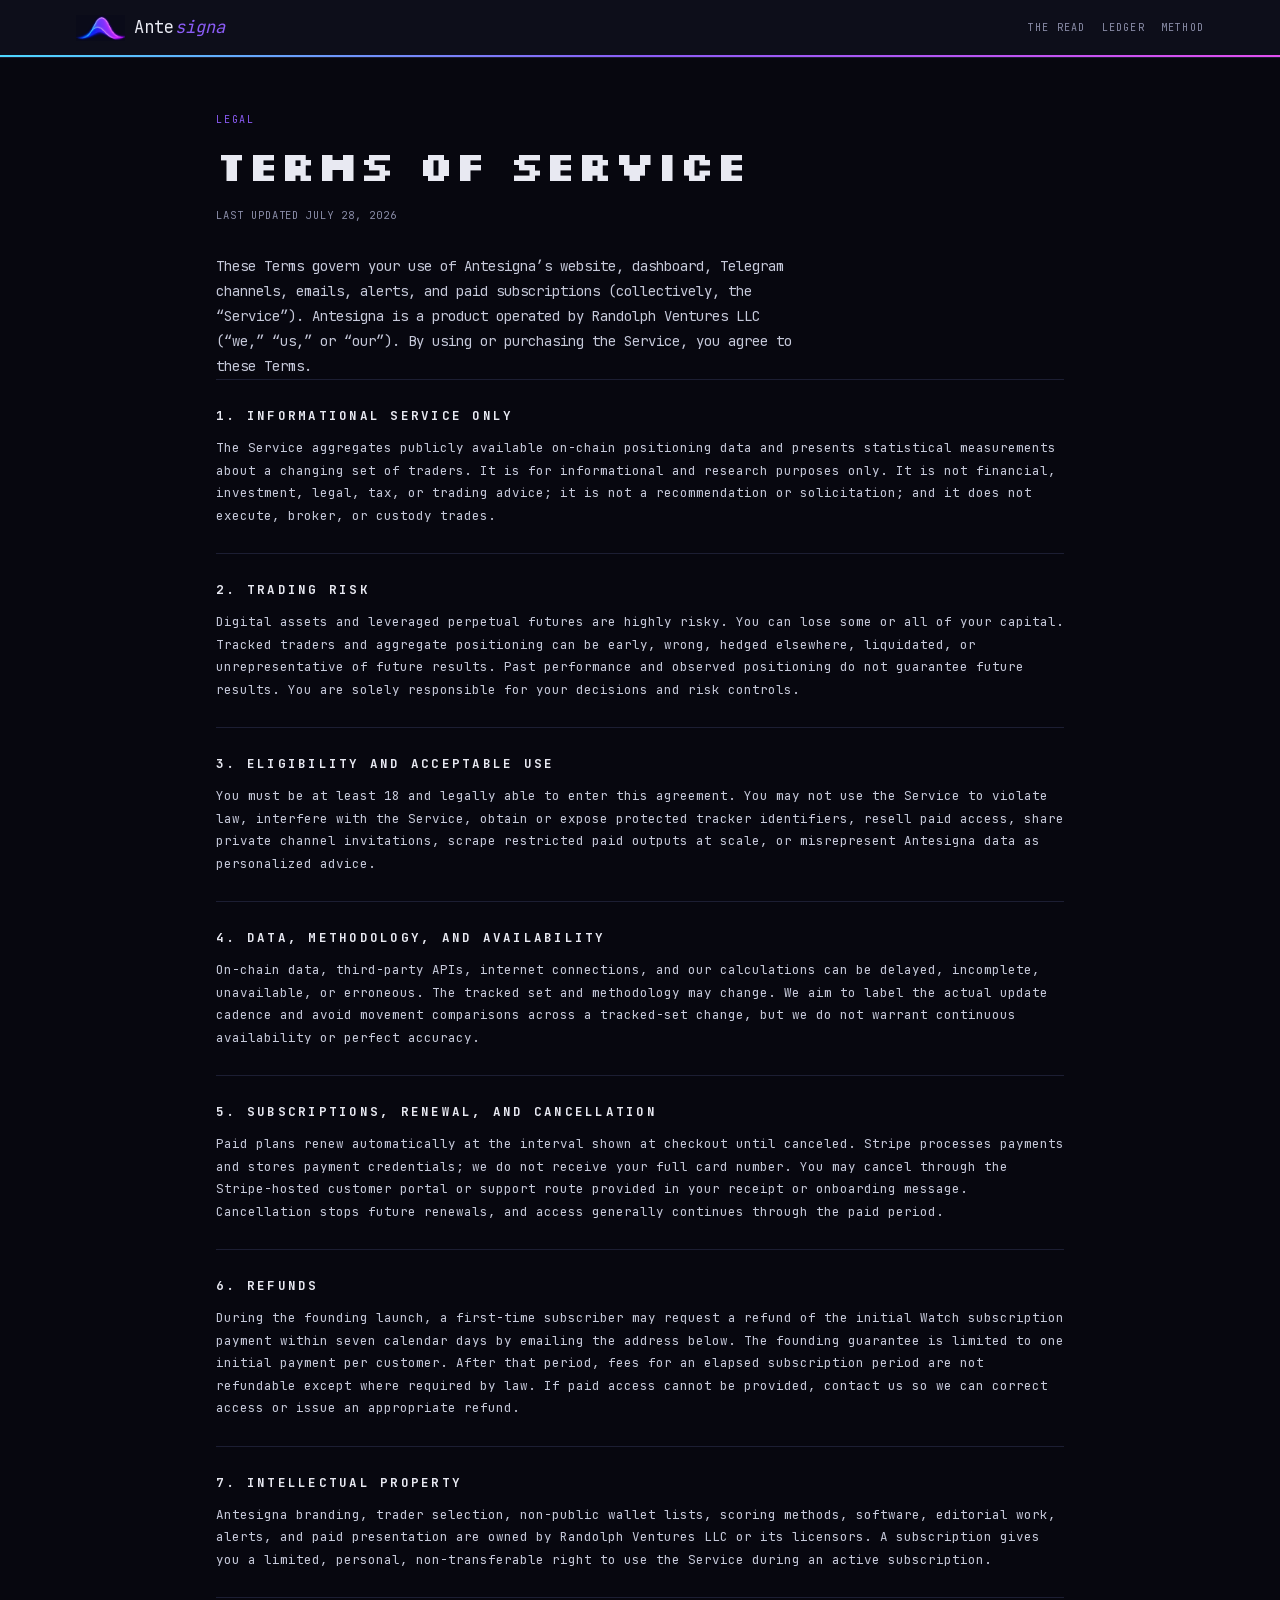
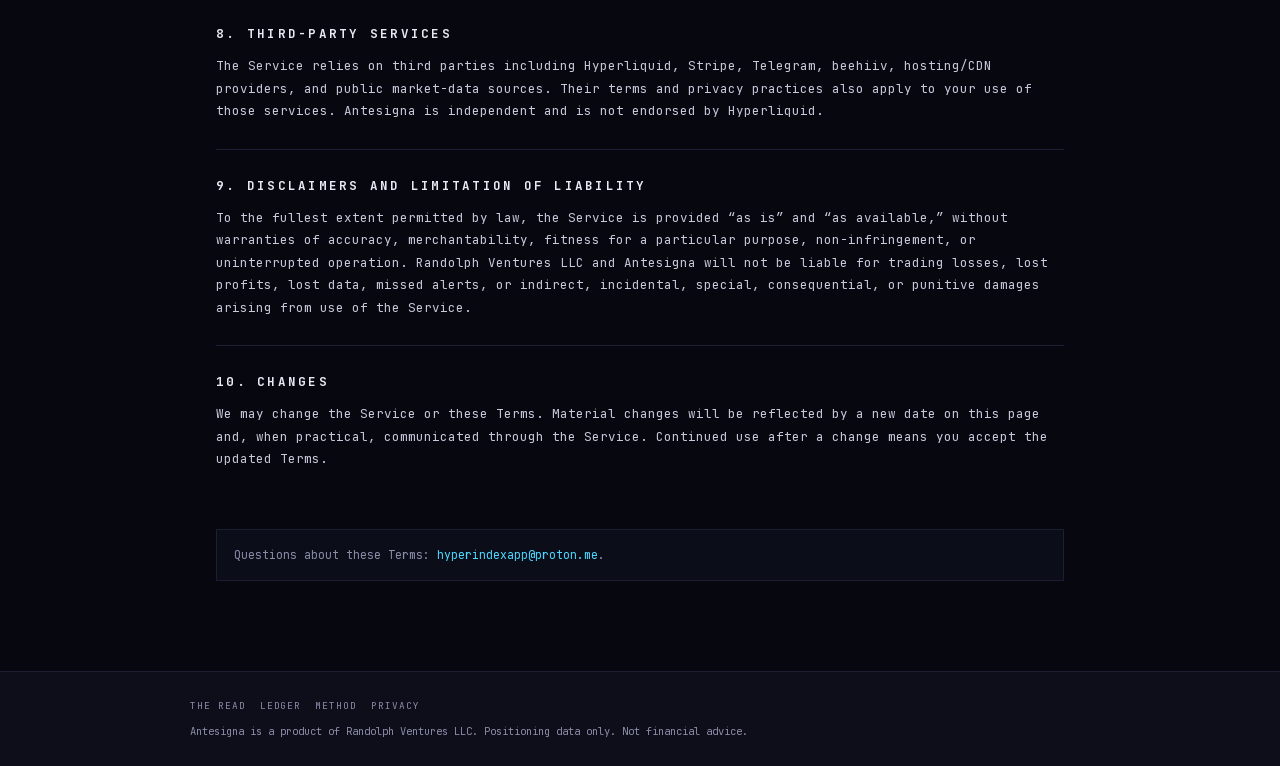
<file: terms/index.html>
<!doctype html>
<html lang="en">
<head>
  <meta charset="utf-8">
  <meta name="viewport" content="width=device-width, initial-scale=1">
  <title>Terms of Service — Antesigna</title>
  <meta name="description" content="Antesigna terms of service.">
  <link rel="canonical" href="https://antesigna.io/terms/">
  <link rel="icon" type="image/png" href="/assets/img/favicon.png">
  <link rel="stylesheet" href="/assets/antesigna.css">
  <link rel="stylesheet" href="/assets/page.css">
</head>
<body class="page-shell">
  <a class="skip" href="#content">Skip to Terms</a>
  <header class="page-head"><div class="wrap"><nav class="nav" aria-label="Primary">
    <a class="brand" href="/"><img src="/assets/img/mark.webp" alt="" width="130" height="69"><span class="bname">Ante<i>signa</i></span></a>
    <div class="page-links"><a href="/">The Read</a><a href="/ledger/">Ledger</a><a href="/method/">Method</a></div>
  </nav></div><div class="rail"></div></header>
  <main class="page-main" id="content">
    <div class="page-kicker">Legal</div>
    <h1>Terms of Service</h1>
    <div class="page-meta">Last updated July 28, 2026</div>
    <p class="page-lede">These Terms govern your use of Antesigna’s website, dashboard, Telegram channels, emails, alerts, and paid subscriptions (collectively, the “Service”). Antesigna is a product operated by Randolph Ventures LLC (“we,” “us,” or “our”). By using or purchasing the Service, you agree to these Terms.</p>

    <section class="page-section"><h2>1. Informational service only</h2><p>The Service aggregates publicly available on-chain positioning data and presents statistical measurements about a changing set of traders. It is for informational and research purposes only. It is not financial, investment, legal, tax, or trading advice; it is not a recommendation or solicitation; and it does not execute, broker, or custody trades.</p></section>
    <section class="page-section"><h2>2. Trading risk</h2><p>Digital assets and leveraged perpetual futures are highly risky. You can lose some or all of your capital. Tracked traders and aggregate positioning can be early, wrong, hedged elsewhere, liquidated, or unrepresentative of future results. Past performance and observed positioning do not guarantee future results. You are solely responsible for your decisions and risk controls.</p></section>
    <section class="page-section"><h2>3. Eligibility and acceptable use</h2><p>You must be at least 18 and legally able to enter this agreement. You may not use the Service to violate law, interfere with the Service, obtain or expose protected tracker identifiers, resell paid access, share private channel invitations, scrape restricted paid outputs at scale, or misrepresent Antesigna data as personalized advice.</p></section>
    <section class="page-section"><h2>4. Data, methodology, and availability</h2><p>On-chain data, third-party APIs, internet connections, and our calculations can be delayed, incomplete, unavailable, or erroneous. The tracked set and methodology may change. We aim to label the actual update cadence and avoid movement comparisons across a tracked-set change, but we do not warrant continuous availability or perfect accuracy.</p></section>
    <section class="page-section"><h2>5. Subscriptions, renewal, and cancellation</h2><p>Paid plans renew automatically at the interval shown at checkout until canceled. Stripe processes payments and stores payment credentials; we do not receive your full card number. You may cancel through the Stripe-hosted customer portal or support route provided in your receipt or onboarding message. Cancellation stops future renewals, and access generally continues through the paid period.</p></section>
    <section class="page-section"><h2>6. Refunds</h2><p>During the founding launch, a first-time subscriber may request a refund of the initial Watch subscription payment within seven calendar days by emailing the address below. The founding guarantee is limited to one initial payment per customer. After that period, fees for an elapsed subscription period are not refundable except where required by law. If paid access cannot be provided, contact us so we can correct access or issue an appropriate refund.</p></section>
    <section class="page-section"><h2>7. Intellectual property</h2><p>Antesigna branding, trader selection, non-public wallet lists, scoring methods, software, editorial work, alerts, and paid presentation are owned by Randolph Ventures LLC or its licensors. A subscription gives you a limited, personal, non-transferable right to use the Service during an active subscription.</p></section>
    <section class="page-section"><h2>8. Third-party services</h2><p>The Service relies on third parties including Hyperliquid, Stripe, Telegram, beehiiv, hosting/CDN providers, and public market-data sources. Their terms and privacy practices also apply to your use of those services. Antesigna is independent and is not endorsed by Hyperliquid.</p></section>
    <section class="page-section"><h2>9. Disclaimers and limitation of liability</h2><p>To the fullest extent permitted by law, the Service is provided “as is” and “as available,” without warranties of accuracy, merchantability, fitness for a particular purpose, non-infringement, or uninterrupted operation. Randolph Ventures LLC and Antesigna will not be liable for trading losses, lost profits, lost data, missed alerts, or indirect, incidental, special, consequential, or punitive damages arising from use of the Service.</p></section>
    <section class="page-section"><h2>10. Changes</h2><p>We may change the Service or these Terms. Material changes will be reflected by a new date on this page and, when practical, communicated through the Service. Continued use after a change means you accept the updated Terms.</p></section>
    <div class="legal-note">Questions about these Terms: <a href="mailto:hyperindexapp@proton.me?subject=Antesigna%20Terms">hyperindexapp@proton.me</a>.</div>
  </main>
  <footer class="page-foot"><div class="inner"><nav><a href="/">The Read</a><a href="/ledger/">Ledger</a><a href="/method/">Method</a><a href="/privacy/">Privacy</a></nav>Antesigna is a product of Randolph Ventures LLC. Positioning data only. Not financial advice.</div></footer>
</body>
</html>
</file>
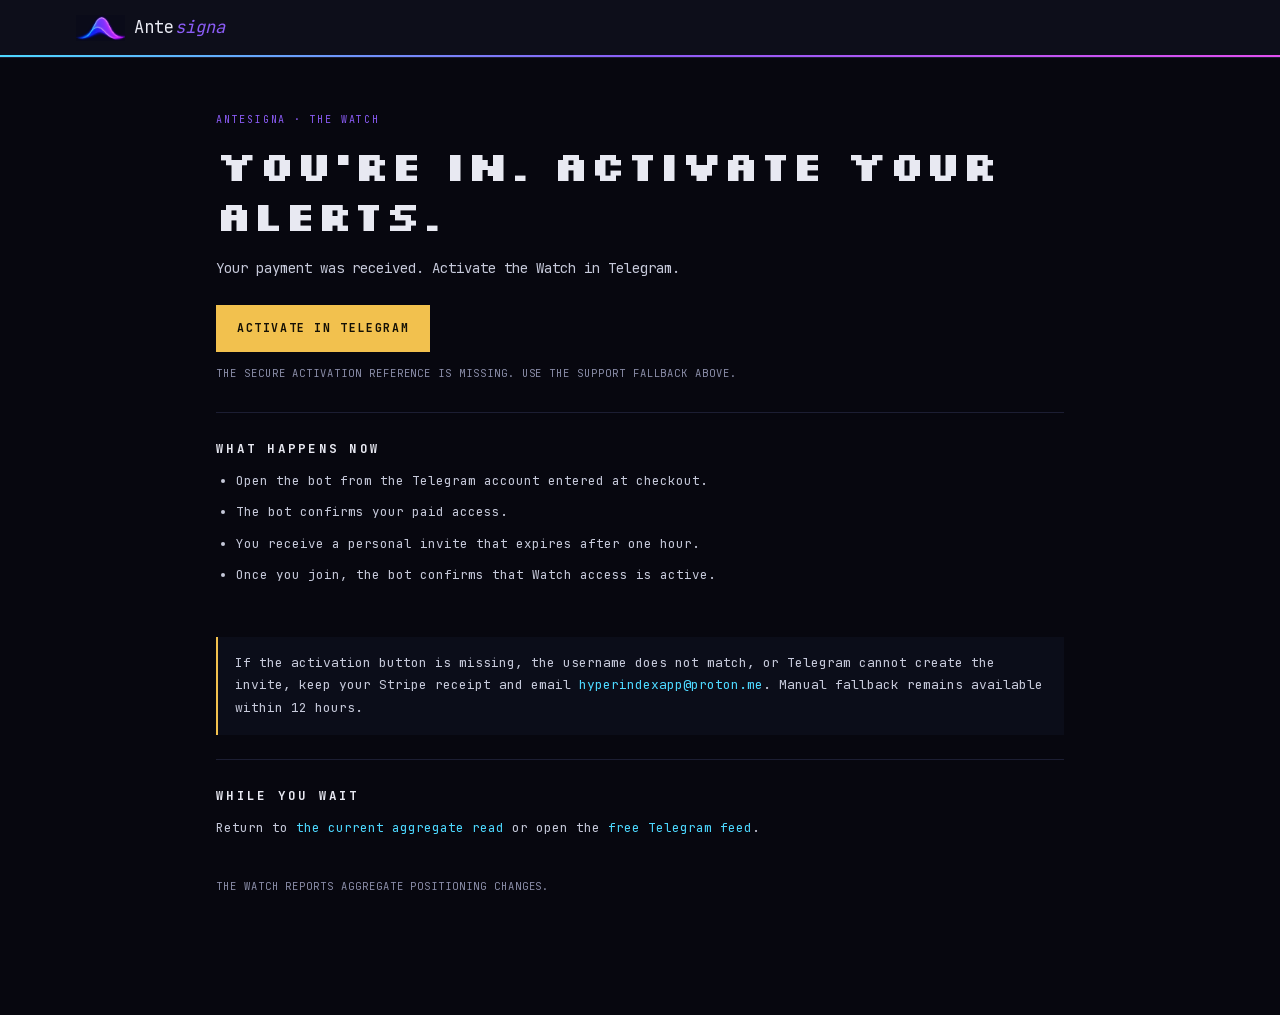
<file: welcome/index.html>
<!doctype html>
<html lang="en">
<head>
  <meta charset="utf-8">
  <meta name="viewport" content="width=device-width, initial-scale=1">
  <meta name="robots" content="noindex,nofollow">
  <title>Activate The Watch — Antesigna</title>
  <link rel="icon" type="image/png" href="/assets/img/favicon.png">
  <link rel="stylesheet" href="/assets/antesigna.css">
  <link rel="stylesheet" href="/assets/page.css">
</head>
<body class="page-shell">
  <header class="page-head"><div class="wrap"><nav class="nav" aria-label="Primary">
    <a class="brand" href="/"><img src="/assets/img/mark.webp" alt="" width="130" height="69"><span class="bname">Ante<i>signa</i></span></a>
  </nav></div><div class="rail"></div></header>
  <main class="page-main" id="content">
    <div class="page-kicker">Antesigna · The Watch</div>
    <h1>You’re in. Activate your alerts.</h1>
    <p class="page-lede">Your payment was received. Activate the Watch in Telegram.</p>
    <p style="margin-top:24px"><a id="activateWatch" class="btn b-gold btn-lg" href="https://t.me/AntesignaSignalsBot" rel="noopener" hidden>Activate in Telegram</a></p>
    <p id="activationStatus" class="page-meta" aria-live="polite"></p>

    <section class="page-section"><h2>What happens now</h2><ul>
      <li>Open the bot from the Telegram account entered at checkout.</li>
      <li>The bot confirms your paid access.</li>
      <li>You receive a personal invite that expires after one hour.</li>
      <li>Once you join, the bot confirms that Watch access is active.</li>
    </ul></section>
    <div class="page-callout gold">If the activation button is missing, the username does not match, or Telegram cannot create the invite, keep your Stripe receipt and email <a href="mailto:hyperindexapp@proton.me?subject=Antesigna%20Watch%20activation">hyperindexapp@proton.me</a>. Manual fallback remains available within 12 hours.</div>
    <section class="page-section"><h2>While you wait</h2><p>Return to <a href="/">the current aggregate read</a> or open the <a id="publicTelegram" href="https://t.me/AntesignaSignals" target="_blank" rel="noopener">free Telegram feed</a>.</p></section>
    <p class="page-meta">The Watch reports aggregate positioning changes.</p>
  </main>
  <script src="/assets/config.js"></script>
  <script src="/assets/page.js"></script>
</body>
</html>
</file>
<file: assets/antesigna.css>
/* ═══════════════════════════════════════════════════════════════════════
   ANTESIGNA — live positioning of 100 screened Hyperliquid traders
   Committed dark: this is a cockpit UI, so there is no light theme.

   COLOUR LAW (do not relax):
     · --long / --short  data direction ONLY, always paired with a sign or arrow
     · --cyan            interactive ONLY (links, focus, active, ghost button)
     · --gold            the Watch (paid tier) ONLY
     · the full cyan→violet→magenta gradient appears in exactly three places:
       the logo, the two energy rails, and active/selected states. Nowhere else.
   ═══════════════════════════════════════════════════════════════════════ */

@font-face{font-family:'JetBrains Mono';font-style:normal;font-weight:400 700;font-display:swap;
  src:url(fonts/jetbrainsmono-400.woff2) format('woff2')}
@font-face{font-family:'Silkscreen';font-style:normal;font-weight:400;font-display:swap;
  src:url(fonts/silkscreen-400.woff2) format('woff2')}
@font-face{font-family:'Silkscreen';font-style:normal;font-weight:700;font-display:swap;
  src:url(fonts/silkscreen-700.woff2) format('woff2')}

:root{
  --void:#07070F; --panel:#0D0E1A; --line:#1C1E33; --ink:#E8E9F2; --ink2:#8A8DA8;
  --cyan:#4DD8FF; --violet:#8B5CF6; --magenta:#E14FEF;
  --long:#34D399; --short:#FF4D5E; --gold:#F2C14E;
  --grad:linear-gradient(90deg,var(--cyan),var(--violet),var(--magenta));
  --mono:'JetBrains Mono',ui-monospace,SFMono-Regular,Menlo,monospace;
  --px:'Silkscreen','JetBrains Mono',monospace;
}
*{box-sizing:border-box;margin:0;padding:0}
html{-webkit-text-size-adjust:100%;overflow-x:hidden}
body{background:var(--void);color:var(--ink);font:13px/1.6 var(--mono);-webkit-font-smoothing:antialiased;overflow-x:hidden}
a{color:var(--cyan);text-decoration:none}
a:hover{text-decoration:underline}
button{font:inherit;color:inherit;background:transparent;border:0;cursor:pointer}
img{max-width:100%;display:block}
:focus-visible{outline:2px solid var(--cyan);outline-offset:2px}
.px{font-family:var(--px);font-weight:700;letter-spacing:.02em}
.n{font-variant-numeric:tabular-nums;white-space:nowrap}
.up{color:var(--long)} .dn{color:var(--short)} .mut{color:var(--ink2)}
.wrap{max-width:1180px;margin:0 auto;padding:0 26px}
.rail{height:2px;background:var(--grad)}
.lbl{font-size:9.5px;letter-spacing:.17em;text-transform:uppercase;color:var(--ink2)}
.sec{border-top:1px solid var(--line);padding:32px 0}
.skip{position:absolute;left:-9999px}
.skip:focus{left:8px;top:8px;z-index:200;background:var(--panel);padding:10px 14px;border:1px solid var(--cyan)}

/* ── tooltip: single node at body root so scroll containers can't clip it ── */
[data-tip]{border-bottom:1px dotted rgba(138,141,168,.6);cursor:help}
#tip{position:absolute;z-index:120;max-width:270px;background:#12142A;color:var(--ink);
  border:1px solid var(--violet);padding:8px 11px;font-size:11px;line-height:1.55;
  opacity:0;visibility:hidden;transition:opacity .13s;pointer-events:none;
  box-shadow:0 6px 22px rgba(0,0,0,.6)}
#tip.on{opacity:1;visibility:visible}

/* ── loading / error ── */
.boot{padding:80px 26px;text-align:center;color:var(--ink2);font-size:12px;letter-spacing:.14em;text-transform:uppercase}
.boot.err{color:#ffb3ba}
.stale{margin:18px 0 0;padding:12px 14px;border:1px solid var(--short);background:rgba(255,79,102,.08);color:#ffb3ba;font-size:12px;line-height:1.6}
.boot .again{margin-top:14px;display:inline-block;border:1px solid var(--cyan);color:var(--cyan);
  padding:9px 15px;font-size:10.5px;letter-spacing:.14em}

/* ── positioning tape ── */
.tape{background:#0A0B15;border-bottom:1px solid var(--line);overflow:hidden}
.tapetrack{display:flex;width:max-content}
.run .tapetrack{animation:slide 64s linear infinite}
@keyframes slide{to{transform:translateX(-50%)}}
.thalf{display:flex;align-items:center}
.tmk{display:inline-flex;align-items:baseline;gap:5px;padding:7px 0;margin-right:30px;white-space:nowrap;font-size:11px}
.tmk .s{color:var(--ink);letter-spacing:.06em}
.tmk .v,.tmk .d{font-variant-numeric:tabular-nums}
.tmk .d{font-size:10.5px}
.ttag{color:var(--violet);letter-spacing:.15em;font-size:10px;padding:7px 0;margin-right:30px;white-space:nowrap}

/* ── latest ── */
.latest{display:flex;background:var(--panel);border-bottom:1px solid var(--line);overflow:hidden;
  padding:0 max(13px,calc((100% - 1180px)/2 + 13px))}
.latest .k{flex:none;padding:9px 13px;font-size:9.5px;letter-spacing:.16em;color:var(--cyan);border-right:1px solid var(--line)}
.lwin{position:relative;flex:1;height:34px;overflow:hidden;min-width:0}
.lwin ul{list-style:none;position:absolute;inset:0}
.lwin li{height:34px;display:flex;align-items:center;gap:9px;padding:0 14px;font-size:11.5px;color:var(--ink2);white-space:nowrap;overflow:hidden;text-overflow:ellipsis}
.lwin li b{color:var(--ink)}
.lwin li .t{flex:none;font-size:10.5px;letter-spacing:.06em}
.lwin li>span:last-child{min-width:0;overflow:hidden;text-overflow:ellipsis}

/* ── nav ── */
.nav{display:flex;align-items:center;gap:20px;padding:11px 0;background:var(--panel);flex-wrap:nowrap}
.brand{display:flex;align-items:center;gap:9px;flex:none;color:var(--ink)}
.brand:hover{text-decoration:none}
.brand img{height:26px;width:auto}
.bname{font-size:17px;letter-spacing:.01em}
.bname i{font-style:italic;color:var(--violet)}
.links{display:none;gap:15px;font-size:10px;letter-spacing:.1em;text-transform:uppercase;white-space:nowrap}
.links a{color:var(--ink2)}
.links a.on{color:var(--ink)}
@media(min-width:1140px){.links{display:flex}}
.navr{margin-left:auto;display:flex;align-items:center;gap:11px;flex:none}
.cd{display:flex;align-items:center;gap:7px;font-size:10px;letter-spacing:.08em;color:var(--ink2);white-space:nowrap}
.dot{width:7px;height:7px;background:var(--cyan);flex:none}
.run .dot{animation:breathe 4s ease-in-out infinite}
@keyframes breathe{0%,100%{opacity:.4;box-shadow:0 0 0 rgba(77,216,255,0)}50%{opacity:1;box-shadow:0 0 9px rgba(77,216,255,.85)}}
.btn{display:inline-block;padding:10px 16px;font-size:10.5px;font-weight:700;letter-spacing:.14em;
  text-transform:uppercase;white-space:nowrap;border:1px solid transparent}
.btn:hover{text-decoration:none}
.b-gold{background:var(--gold);color:#141005}
.b-gold:hover{filter:brightness(1.08)}
.b-ghost{color:var(--cyan);border-color:var(--cyan)}
.b-ghost:hover{background:rgba(77,216,255,.08)}
.btn-lg{padding:13px 20px;font-size:11.5px}
/* Must sit AFTER .navr/.btn above: a media query adds no specificity, so a
   later plain rule would otherwise win and the CTA pair would overflow. */
@media(max-width:820px){
  .nav{flex-wrap:wrap;gap:12px}
  .navr{margin-left:0;width:100%;gap:9px}
  .navr .btn{flex:1 1 auto;text-align:center}
}
@media(max-width:400px){.cd{display:none}}

/* ── hero ── */
.hero{padding:24px 0 30px}
.eyeb{display:flex;gap:16px;flex-wrap:wrap;align-items:baseline;font-size:10.5px;letter-spacing:.15em;text-transform:uppercase;color:var(--ink2)}
.eyeb .id{color:var(--ink);font:inherit}
.hero .product-title{margin-top:15px;color:var(--ink2);font-size:10px;line-height:1.6;letter-spacing:.14em;text-transform:uppercase;font-weight:400}
.hero .headline{font-family:var(--px);font-weight:700;font-size:20px;line-height:1.4;margin-top:24px;max-width:30ch;letter-spacing:.02em}
.sub{margin-top:16px;max-width:68ch;font-size:13px;color:var(--ink2);line-height:1.75}
.sub b{color:var(--ink)}
.lore{margin-top:15px;font-size:11.5px;color:var(--ink2);font-style:italic;line-height:1.75;max-width:70ch;
  border-left:2px solid var(--violet);padding-left:12px}
.lore b{font-style:normal;color:var(--ink);letter-spacing:.03em}
.hgrid{display:grid;grid-template-columns:1fr;gap:28px;margin-top:22px;align-items:start}
.hgrid>*,.signal-summary{min-width:0}
@media(min-width:940px){.hgrid{grid-template-columns:260px minmax(0,1fr);gap:32px}}
/* colour + glow are set inline and scale with magnitude — see heatStyle() */
.big{font-family:var(--px);font-weight:700;font-size:clamp(44px,6vw,62px);line-height:1;font-variant-numeric:tabular-nums}
.signal-label{margin-bottom:8px;font-family:var(--px);font-size:13px;letter-spacing:.18em;color:var(--ink);line-height:1}
.bmeta{margin-top:9px;font-size:10.5px;color:var(--ink2);letter-spacing:.06em}
.marks{margin-top:12px;font-size:11.5px;color:var(--ink2)}
.marks b{color:var(--ink)}
.dist{position:relative}
.dist svg{width:100%;height:auto}
.dcap{position:relative;display:flex;justify-content:space-between;margin-top:7px;font-size:9.5px;letter-spacing:.13em;text-transform:uppercase;color:var(--ink2)}
.dcap .z{position:absolute;top:0;transform:translateX(-50%)}
.today{position:absolute;top:-3px;font-size:9.5px;letter-spacing:.16em;text-transform:uppercase;color:var(--ink);white-space:nowrap;padding-left:7px}
.chips{display:flex;flex-wrap:wrap;gap:8px;margin-top:20px}
.chip{border:1px solid var(--line);padding:7px 11px;font-size:11px;color:var(--ink2)}
.chip b{color:var(--ink)}
.cta{display:flex;flex-wrap:wrap;gap:11px;align-items:center;margin-top:24px}
.ctan{font-size:11.5px;color:var(--ink2)}
.trust{margin-top:13px;font-size:9.5px;letter-spacing:.15em;text-transform:uppercase;color:var(--ink2)}

/* ── proof strip ── */
.strip{display:grid;grid-template-columns:repeat(2,1fr);border-top:1px solid var(--line);border-bottom:1px solid var(--line);background:var(--panel)}
@media(min-width:820px){.strip{grid-template-columns:repeat(4,1fr)}}
.strip>div{padding:13px 18px;border-right:1px solid var(--line)}
.strip>div:last-child{border-right:0}
.strip .v{font-size:15px;color:var(--ink)}
.strip .k{font-size:9px;letter-spacing:.13em;text-transform:uppercase;color:var(--ink2);margin-top:3px}

/* ── section heads / tabs ── */
.shead{display:flex;justify-content:space-between;align-items:flex-end;gap:14px;flex-wrap:wrap;margin-bottom:6px}
.shead h2{font-size:12.5px;letter-spacing:.2em;text-transform:uppercase;font-weight:700}
.ssub{font-size:11.5px;color:var(--ink2);margin-bottom:16px}
.tabs{display:flex;border:1px solid var(--line);font-size:9.5px;letter-spacing:.11em;text-transform:uppercase;flex-wrap:wrap}
.tabs button{padding:6px 12px;color:var(--ink2);border-left:1px solid var(--line)}
.tabs button:first-child{border-left:0}
.tabs button.on{background:var(--grad);color:#fff;font-weight:700}
.ctabs{display:flex;gap:8px;flex-wrap:wrap;align-items:center}
.clegend{display:flex;flex-wrap:wrap;gap:14px;margin-top:10px;font-size:10px;letter-spacing:.1em;text-transform:uppercase;color:var(--ink2)}
.clegend i{display:inline-block;width:10px;height:2px;margin-right:6px;vertical-align:3px}

/* ── chart ── */
#chart svg,#bars svg{display:block;width:100%;height:auto}
.positioning-chart .shead{margin-bottom:12px}
.chart-state{font-size:10px;white-space:nowrap}
.positioning-chart .ctabs{gap:6px}
.positioning-chart .tabs button{padding:6px 9px;letter-spacing:.04em}
.positioning-chart .clegend{gap:6px 14px;font-size:9px}
.positioning-chart .chart-provenance{margin:12px 0 0;font-size:10.5px;line-height:1.6}
.distribution-section{border-top:0}
.distribution-section .dist{max-width:820px}
/* The chart takes priority over the explanatory copy on narrow screens. */
@media(max-width:939px){
  .signal-summary{display:contents}
  .signal-summary .headline,.signal-summary .sub,.signal-summary .trust{grid-column:1/-1;order:2;margin-top:0}
  .hgrid{grid-template-columns:1fr 1fr;gap:12px 18px}
  .signal-label,.big{grid-column:1}
  .signal-label{grid-row:1}
  .big{grid-row:2/4}
  .bmeta{grid-column:2;grid-row:1/3;margin-top:0;align-self:end}
  .marks{grid-column:2;grid-row:3;margin-top:0}
  .positioning-chart{grid-column:1/-1;margin-top:12px}
}

/* ── movers ── */
.mv{display:grid;grid-template-columns:1fr;gap:4px 14px;padding:14px 0;border-top:1px solid var(--line)}
@media(min-width:700px){.mv{grid-template-columns:74px 104px minmax(0,1fr);align-items:baseline}}
.mv .t{font-weight:700;letter-spacing:.06em}
.mv .d{font-size:14px}
.mv .c{font-size:12.5px;color:#C6C9DA;line-height:1.65}
.mv .c b{color:var(--ink)}
.quiet{margin-top:18px;border:1px solid var(--violet);padding:12px 15px;font-size:12px;color:#CDBFF6}
.quiet b{color:var(--ink)}

/* ── board ── */
.tw{overflow:auto;max-height:340px;border:1px solid var(--line);
  scrollbar-width:thin;scrollbar-color:#2A2E4A transparent}
.tw::-webkit-scrollbar{width:8px;height:8px}
.tw::-webkit-scrollbar-track{background:transparent}
.tw::-webkit-scrollbar-thumb{background:#242840;border:2px solid var(--void)}
.tw::-webkit-scrollbar-thumb:hover{background:#33385a}
.tw::-webkit-scrollbar-corner{background:transparent}
#board table{min-width:680px;table-layout:fixed}
#board th:nth-child(1){width:16%} #board th:nth-child(2){width:15%}
#board th:nth-child(3){width:17%} #board th:nth-child(4){width:20%}
#board th:nth-child(5){width:21%} #board th:nth-child(6){width:11%}
table{width:100%;border-collapse:collapse;min-width:680px}
th{position:sticky;top:0;background:var(--panel);z-index:2;text-align:right;font-size:10px;letter-spacing:.14em;
  text-transform:uppercase;color:var(--ink2);font-weight:400;padding:9px 12px;border-bottom:1px solid var(--line);white-space:nowrap}
th:first-child,td:first-child{text-align:left}
th button{font-size:inherit;letter-spacing:inherit;text-transform:inherit;color:inherit}
th button:hover{color:var(--ink)}
th .arw{color:var(--cyan)}
td{padding:9px 12px;font-size:13px;font-variant-numeric:tabular-nums;text-align:right;border-bottom:1px solid #12131F;color:var(--ink2);white-space:nowrap}
td.m{color:var(--ink);font-weight:700;letter-spacing:.05em}
.tilt-cell{white-space:nowrap}
.tilt-cell .tilt{margin-left:8px}
tr:last-child td{border-bottom:0}
.tilt{display:inline-block;width:58px;height:7px;background:#161828;position:relative;vertical-align:middle}
.tilt i{position:absolute;top:0;bottom:0}
.tilt::after{content:"";position:absolute;left:50%;top:-2px;bottom:-2px;width:1px;background:var(--ink2);opacity:.5}
.bfoot{display:flex;justify-content:space-between;gap:12px;flex-wrap:wrap;margin-top:10px;font-size:10.5px;letter-spacing:.12em;text-transform:uppercase;color:var(--ink2)}

/* ── the hundred ── */
.tier{display:grid;grid-template-columns:1fr;gap:5px 14px;padding:13px 0;border-top:1px solid #12131F}
@media(min-width:680px){.tier{grid-template-columns:110px 90px minmax(0,1fr) 126px;align-items:center}}
.tier .tl{color:var(--ink);font-size:13px;font-variant-numeric:tabular-nums}
.tier .c{font-size:11px;color:var(--ink2)}
.ttrack{height:14px}
.tbar{height:14px;display:flex;min-width:3px;background:#161828}
.tbar i{display:block;height:100%}
.tbar .s{background:var(--short)} .tbar .l{background:var(--long)} .tbar .f{background:#3A3D55}
.tier .e{font-size:11px;color:var(--ink2);font-variant-numeric:tabular-nums;text-align:left}
@media(min-width:680px){.tier .e{text-align:right}}
.legend{display:flex;gap:16px;flex-wrap:wrap;margin-top:12px;font-size:9.5px;letter-spacing:.11em;text-transform:uppercase;color:var(--ink2)}
.legend i{display:inline-block;width:9px;height:9px;margin-right:6px;vertical-align:-1px}
.callout{margin-top:16px;border-left:2px solid var(--cyan);background:#0B0D19;padding:13px 16px;font-size:12.5px;color:#C6C9DA;line-height:1.7}
.callout b{color:var(--ink)}

/* ── ledger / method ── */
.duo{display:grid;grid-template-columns:1fr;gap:1px;background:var(--line);border-top:1px solid var(--line)}
@media(min-width:760px){.duo{grid-template-columns:1fr 1fr}}
.duo>div{background:var(--void);padding:26px 0}
@media(min-width:760px){.duo>div{padding:28px 30px}.duo>div:first-child{padding-left:0}}
.duo h3{font-size:12px;letter-spacing:.19em;text-transform:uppercase;margin-bottom:8px}
.duo p{font-size:12.5px;color:#C6C9DA;line-height:1.7;max-width:46ch}
.duo a{display:inline-block;margin-top:11px;font-size:10.5px;letter-spacing:.13em;text-transform:uppercase}

/* ── the watch ── */
.wgrid{display:grid;grid-template-columns:1fr;gap:32px}
@media(min-width:980px){.wgrid{grid-template-columns:minmax(0,1.05fr) minmax(0,1fr);gap:34px}}
.wgrid>div{min-width:0}
.watch h2.big2{font-family:var(--px);font-weight:700;font-size:clamp(19px,2.3vw,27px);color:var(--gold);margin:9px 0 13px;line-height:1.3;letter-spacing:.02em}
.watch p{font-size:12.5px;color:#C6C9DA;line-height:1.75}
.watch p b{color:var(--ink)}
.ticks{display:flex;align-items:flex-end;gap:1px;height:34px;margin:20px 0 6px}
.ticks i{flex:1;min-width:0;height:8px;background:#151729}
.ticks i.c{height:11px;background:#2A2D49}
.ticks i.a{height:34px;background:var(--gold);box-shadow:0 0 6px rgba(242,193,78,.65)}
.tfoot{display:flex;justify-content:space-between;font-size:9.5px;letter-spacing:.12em;text-transform:uppercase;color:var(--ink2)}
.watch-summary{margin-top:9px;font-size:12.5px;line-height:1.65;color:#C6C9DA;white-space:normal;overflow-wrap:anywhere}
.watch-summary b{color:var(--ink)}
.price{display:flex;flex-wrap:wrap;gap:14px 22px;align-items:center;border-top:1px solid var(--line);margin-top:22px;padding-top:20px}
.price .p{font-size:27px;font-weight:700;color:var(--ink)}
.price .p small{font-size:11.5px;color:var(--ink2);font-weight:400}
.price .f{font-size:11px;color:var(--ink2);line-height:1.65}
.price .btn{margin-left:auto}
.price .annual{font-size:10px;letter-spacing:.09em;text-transform:uppercase}
@media(max-width:820px){.price .btn{margin-left:0;width:100%;text-align:center}}
.transition{margin-top:12px;font-size:10px!important;color:var(--ink2)!important;border-left:1px solid var(--line);padding-left:10px}
.alert{border:1px solid var(--gold);background:#0B0A12}
.alert .h{display:flex;justify-content:space-between;gap:10px;padding:9px 14px;border-bottom:1px solid #2A2415;font-size:9.5px;letter-spacing:.13em;text-transform:uppercase;color:var(--ink2)}
.alert .h b{color:var(--gold)}
.alert .b{padding:15px}
.trig{display:inline-block;border:1px solid var(--gold);color:var(--gold);font-size:9px;letter-spacing:.14em;padding:3px 7px;margin-bottom:11px;text-transform:uppercase}
/* these rows carry .n for tabular figures but are prose-length — let them wrap */
.alert .r{font-size:12px;margin:5px 0;white-space:normal}
.alert .m{font-size:12.5px;font-weight:700;margin:9px 0;color:var(--ink)}
.alert .f{border-top:1px solid #1E2033;margin-top:11px;padding-top:9px;font-size:9.5px;color:var(--ink2);line-height:1.6}
.after{font-size:11.5px;color:#C6C9DA;margin-top:12px;line-height:1.7}
.after b{color:var(--ink)}

/* ── get the read ── */
.rgrid{display:grid;grid-template-columns:1fr;gap:30px;align-items:start}
@media(min-width:860px){.rgrid{grid-template-columns:minmax(0,1.05fr) minmax(0,1fr);gap:40px}}
.rgrid h2.big2{font-family:var(--px);font-weight:700;font-size:clamp(19px,2.3vw,26px);margin-bottom:12px;letter-spacing:.02em}
.rgrid p{font-size:12.5px;color:#C6C9DA;line-height:1.75}
.form{display:flex;gap:9px;flex-wrap:wrap;margin-top:16px}
.form input{flex:1 1 180px;background:#0B0D19;border:1px solid var(--line);color:var(--ink);padding:11px 13px;font:12px var(--mono)}
.form input::placeholder{color:#5A5D78}
.newsletter{margin-top:16px;min-height:0}
.card{border:1px solid var(--line);padding:15px;font-size:12px;line-height:1.85;color:var(--ink2);white-space:normal}
.card b{color:var(--ink)}

/* ── wire + footer ── */
/* carries .n for tabular figures, but must still wrap on a phone */
.wire{border-top:1px solid var(--line);padding:9px 0;font-size:11px;color:var(--ink2);white-space:normal}
.wire b{color:var(--ink)}
.cur{display:inline-block;width:7px;height:11px;background:var(--cyan);vertical-align:-1px}
.run .cur{animation:blink 1.2s steps(1) infinite}
@keyframes blink{50%{opacity:0}}
.ft{background:var(--panel);border-top:1px solid var(--line);padding:28px 0 26px}
.ftag{margin-top:7px;font-size:10.5px;letter-spacing:.19em;text-transform:uppercase;color:var(--violet)}
.lock{margin-top:14px;max-width:74ch;font-size:11.5px;color:var(--ink2);line-height:1.8;font-style:italic}
.lock b{font-style:normal;color:var(--ink);letter-spacing:.14em}
.fnav{margin-top:16px;display:flex;flex-wrap:wrap;gap:15px;font-size:9.5px;letter-spacing:.13em;text-transform:uppercase}
.fnav a{color:var(--ink2)}
.llc{margin-top:14px;font-size:10.5px;color:var(--ink2)}

.positioning-context{display:grid;grid-template-columns:repeat(auto-fit,minmax(210px,1fr));gap:18px;margin-top:28px;padding:20px;border:1px solid var(--line);background:var(--panel)}
.positioning-context>div{display:flex;flex-direction:column;gap:8px;font-size:12px}
.positioning-context>div>span:last-child{color:var(--ink2);font-size:11px;line-height:1.6}
.chart-inspect{min-height:48px;padding:10px 0;color:var(--ink2);font-size:11px;line-height:1.7;font-variant-numeric:tabular-nums}
#chart svg{width:100%;height:auto;display:block}
#chart:focus{outline:1px solid var(--gold);outline-offset:4px}
@media(max-width:700px){.positioning-context{grid-template-columns:1fr}.ctabs{max-width:100%}.ctabs .tabs{flex-wrap:wrap}}
@media(prefers-reduced-motion:reduce){*{animation:none!important;transition:none!important}}
</file>
<file: assets/page.css>
.page-shell{min-height:100vh}
.page-head{background:var(--panel);border-bottom:1px solid var(--line)}
.page-head .nav{padding:14px 0}
.page-links{display:flex;gap:16px;align-items:center;margin-left:auto;font-size:10px;letter-spacing:.12em;text-transform:uppercase}
.page-links a{color:var(--ink2)}
.page-links a[aria-current="page"]{color:var(--ink)}
.page-main{max-width:900px;margin:0 auto;padding:54px 26px 90px}
.page-kicker{font-size:10px;letter-spacing:.18em;text-transform:uppercase;color:var(--violet)}
.page-main h1{font:700 clamp(25px,5vw,42px)/1.18 var(--px);margin:13px 0 16px;letter-spacing:.02em}
.page-lede{font-size:14px;line-height:1.8;color:#C6C9DA;max-width:72ch}
.page-meta{margin:13px 0 30px;color:var(--ink2);font-size:10.5px;letter-spacing:.09em;text-transform:uppercase}
.page-section{padding:26px 0;border-top:1px solid var(--line)}
.page-section h2{font-size:12.5px;letter-spacing:.18em;text-transform:uppercase;margin-bottom:11px}
.page-section h3{font-size:12px;margin:19px 0 7px;color:var(--ink)}
.page-section p,.page-section li{font-size:12.5px;line-height:1.8;color:#C6C9DA}
.page-section p+p{margin-top:12px}
.page-section ul{padding-left:20px;display:grid;gap:9px}
.metric-grid{display:grid;grid-template-columns:1fr;gap:1px;background:var(--line);border:1px solid var(--line);margin:20px 0 24px}
@media(min-width:680px){.metric-grid{grid-template-columns:repeat(2,1fr)}}
.metric-card{background:var(--panel);padding:17px}
.metric-card h3{margin:0 0 7px}
.metric-card p{margin:0}
.metric-examples strong{color:var(--ink)}
.page-callout{margin:24px 0;border-left:2px solid var(--cyan);background:#0B0D19;padding:15px 17px;color:#C6C9DA;line-height:1.75}
.page-callout.gold{border-left-color:var(--gold)}
.page-grid{display:grid;grid-template-columns:1fr;gap:1px;background:var(--line);border:1px solid var(--line);margin:22px 0}
@media(min-width:680px){.page-grid{grid-template-columns:repeat(3,1fr)}}
.page-stat{background:var(--panel);padding:17px}
.page-stat strong{display:block;font-size:18px;color:var(--ink);font-variant-numeric:tabular-nums}
.page-stat span{display:block;margin-top:3px;font-size:9px;letter-spacing:.13em;text-transform:uppercase;color:var(--ink2)}
.status{display:inline-flex;align-items:center;gap:8px;border:1px solid var(--line);padding:7px 10px;color:var(--ink2);font-size:10px;letter-spacing:.09em;text-transform:uppercase}
.status i{display:block;width:7px;height:7px;background:var(--cyan)}
.ledger-tools{display:flex;gap:10px;align-items:center;justify-content:space-between;flex-wrap:wrap;margin:18px 0}
.ledger-table{width:100%;border:1px solid var(--line);overflow:auto}
.ledger-table table{min-width:720px}
.ledger-table th{top:auto}
.ledger-table td:first-child{white-space:normal;min-width:160px}
.badge{display:inline-block;border:1px solid var(--line);padding:2px 6px;font-size:9px;letter-spacing:.08em;text-transform:uppercase;color:var(--ink2)}
.badge.live{border-color:var(--cyan);color:var(--cyan)}
.empty{border:1px solid var(--line);padding:24px;color:var(--ink2);line-height:1.7}
.legal-note{margin-top:32px;padding:15px 17px;background:#0B0D19;border:1px solid var(--line);font-size:11.5px;color:var(--ink2);line-height:1.75}
.page-foot{border-top:1px solid var(--line);background:var(--panel);padding:26px}
.page-foot .inner{max-width:900px;margin:0 auto;color:var(--ink2);font-size:10.5px}
.page-foot nav{display:flex;gap:14px;flex-wrap:wrap;margin-bottom:10px;text-transform:uppercase;letter-spacing:.1em;font-size:9.5px}
.page-foot nav a{color:var(--ink2)}
@media(max-width:620px){
  .page-links{gap:10px}
  .page-links a:not([aria-current="page"]){display:none}
  .page-main{padding-top:38px}
}
</file>
